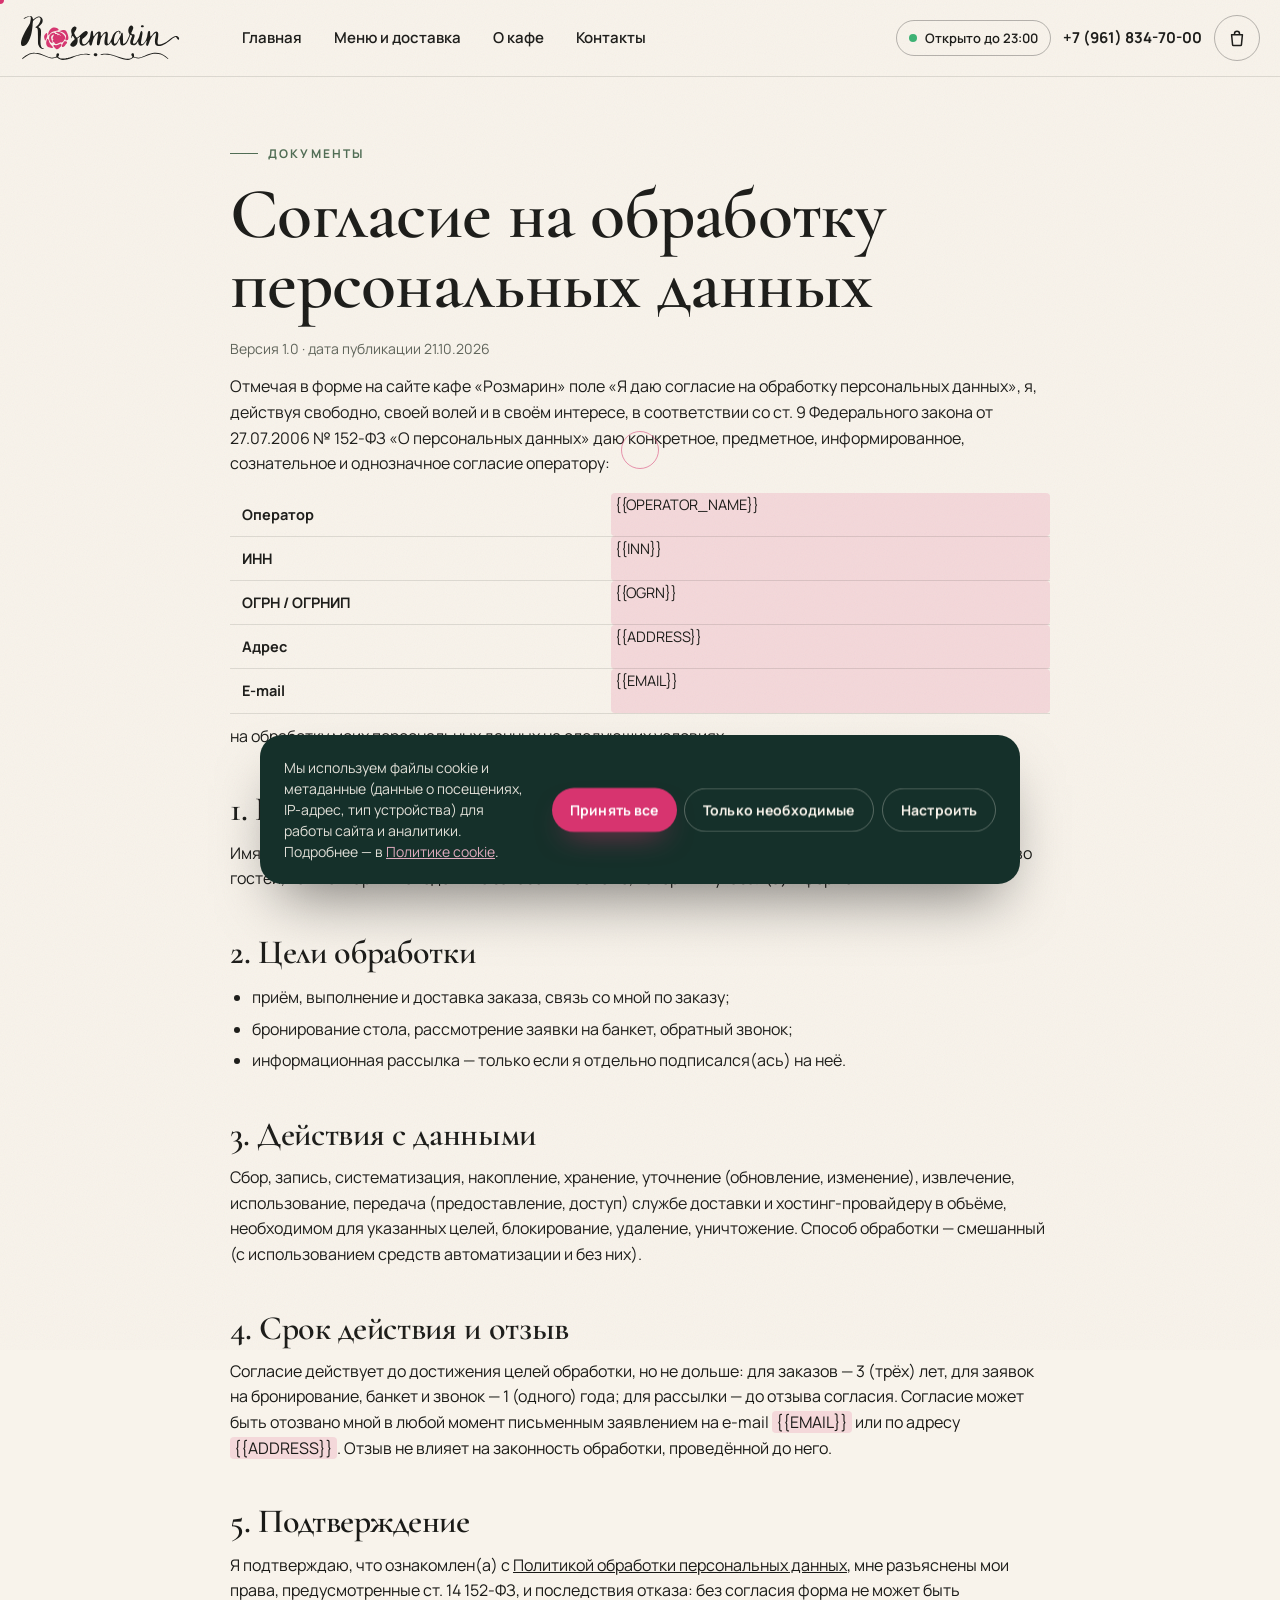
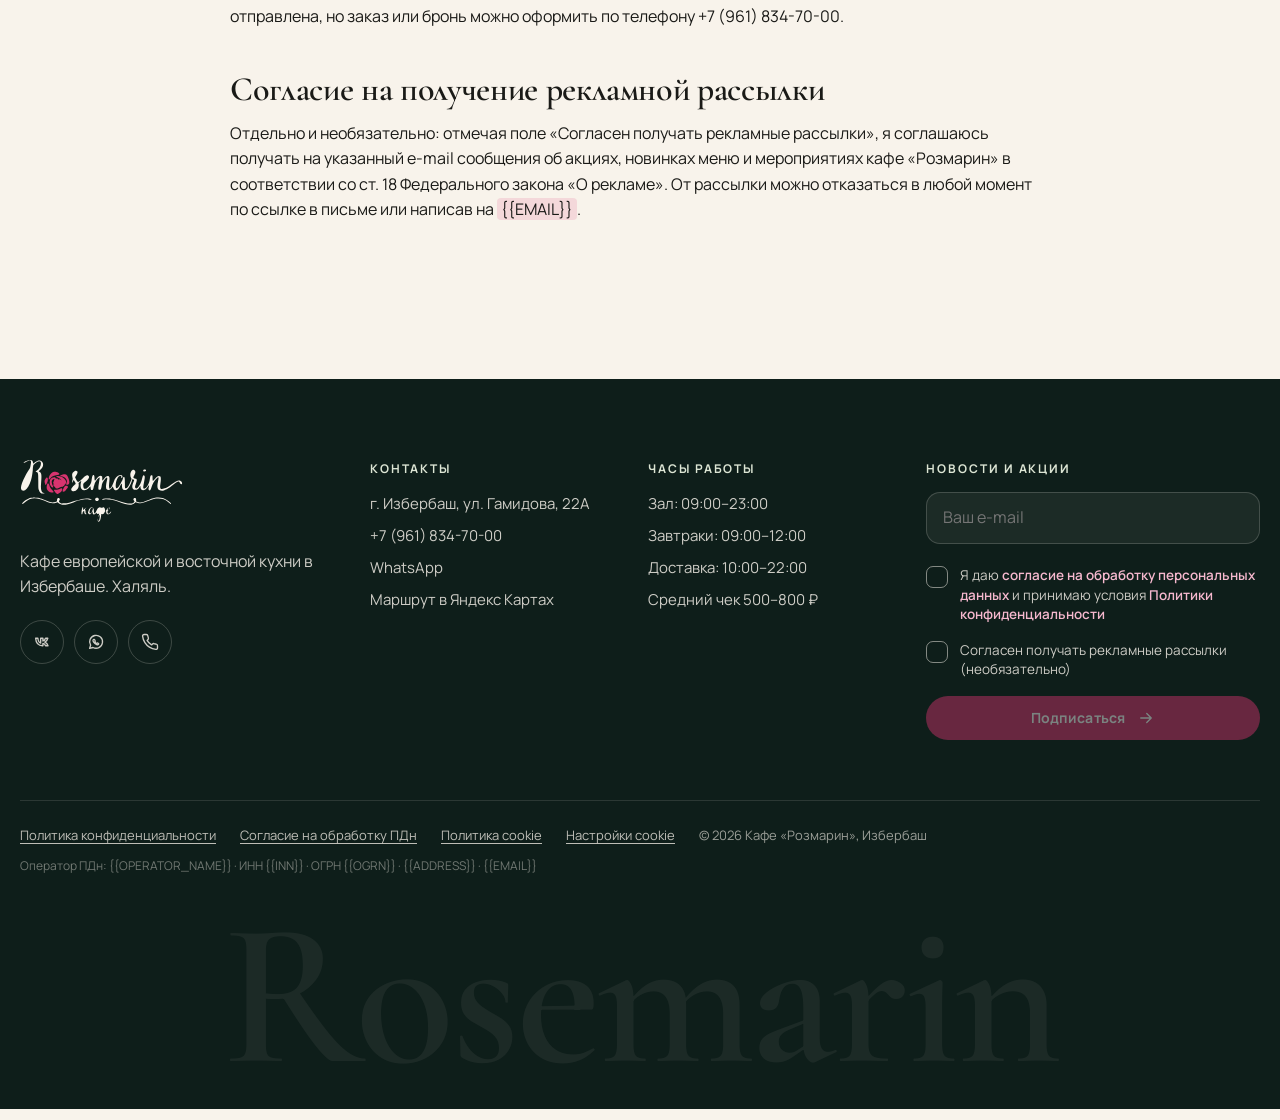
<file: consent.html>
<!doctype html>
<!-- =============================================================================
     consent.html — ТЕКСТ СОГЛАСИЯ НА ОБРАБОТКУ ПЕРСОНАЛЬНЫХ ДАННЫХ
     Отдельный документ (не внутри политики), на него ведёт ссылка
     из чекбокса в каждой форме сайта. Реквизиты — из assets/js/config.js.
     ============================================================================= -->
<html lang="ru">
<head>
  <meta charset="utf-8">
  <meta name="viewport" content="width=device-width, initial-scale=1, viewport-fit=cover">
  <title>Согласие на обработку персональных данных — кафе «Розмарин»</title>
  <meta name="description" content="Текст согласия на обработку персональных данных посетителей сайта кафе «Розмарин».">
  <meta name="theme-color" content="#15302A">
  <link rel="icon" href="assets/img/favicon.svg" type="image/svg+xml">
  <link rel="preconnect" href="https://fonts.googleapis.com">
  <link rel="preconnect" href="https://fonts.gstatic.com" crossorigin>
  <link href="https://fonts.googleapis.com/css2?family=Cormorant+Garamond:ital,wght@0,500;0,600;0,700;1,500;1,600&family=Manrope:wght@400;500;600;700;800&display=swap" rel="stylesheet">
  <link rel="stylesheet" href="assets/css/style.css">
</head>
<body data-page="legal" class="page-inner">
  <main id="main" class="page-hero">
    <article class="wrap legal">
      <span class="eyebrow">Документы</span>
      <h1 style="margin-top:16px">Согласие на обработку персональных данных</h1>
      <p class="meta">Версия <span data-cfg="legal.version"></span> · дата публикации <span data-cfg="legal.date"></span></p>

      <p>Отмечая в форме на сайте кафе «Розмарин» поле «Я даю согласие на обработку персональных данных», я, действуя свободно, своей волей и в своём интересе, в соответствии со ст. 9 Федерального закона от 27.07.2006 № 152-ФЗ «О персональных данных» даю конкретное, предметное, информированное, сознательное и однозначное согласие оператору:</p>
      <table>
        <tr><th>Оператор</th><td data-cfg="operator.name"></td></tr>
        <tr><th>ИНН</th><td data-cfg="operator.inn"></td></tr>
        <tr><th>ОГРН / ОГРНИП</th><td data-cfg="operator.ogrn"></td></tr>
        <tr><th>Адрес</th><td data-cfg="operator.address"></td></tr>
        <tr><th>E-mail</th><td data-cfg="operator.email"></td></tr>
      </table>
      <p>на обработку моих персональных данных на следующих условиях.</p>

      <h2>1. Перечень данных</h2>
      <p>Имя, номер телефона, адрес доставки, адрес электронной почты, дата и время бронирования, количество гостей, комментарии и сведения о заказе — в объёме, который я указал(а) в форме.</p>

      <h2>2. Цели обработки</h2>
      <ul>
        <li>приём, выполнение и доставка заказа, связь со мной по заказу;</li>
        <li>бронирование стола, рассмотрение заявки на банкет, обратный звонок;</li>
        <li>информационная рассылка — только если я отдельно подписался(ась) на неё.</li>
      </ul>

      <h2>3. Действия с данными</h2>
      <p>Сбор, запись, систематизация, накопление, хранение, уточнение (обновление, изменение), извлечение, использование, передача (предоставление, доступ) службе доставки и хостинг-провайдеру в объёме, необходимом для указанных целей, блокирование, удаление, уничтожение. Способ обработки — смешанный (с использованием средств автоматизации и без них).</p>

      <h2>4. Срок действия и отзыв</h2>
      <p>Согласие действует до достижения целей обработки, но не дольше: для заказов — <span data-cfg="retention.orders"></span>, для заявок на бронирование, банкет и звонок — <span data-cfg="retention.requests"></span>; для рассылки — <span data-cfg="retention.subscription"></span>. Согласие может быть отозвано мной в любой момент письменным заявлением на e-mail <span data-cfg="operator.email"></span> или по адресу <span data-cfg="operator.address"></span>. Отзыв не влияет на законность обработки, проведённой до него.</p>

      <h2>5. Подтверждение</h2>
      <p>Я подтверждаю, что ознакомлен(а) с <a href="privacy.html">Политикой обработки персональных данных</a>, мне разъяснены мои права, предусмотренные ст. 14 152-ФЗ, и последствия отказа: без согласия форма не может быть отправлена, но заказ или бронь можно оформить по телефону <span data-cfg="phone"></span>.</p>

      <h2>Согласие на получение рекламной рассылки</h2>
      <p>Отдельно и необязательно: отмечая поле «Согласен получать рекламные рассылки», я соглашаюсь получать на указанный e-mail сообщения об акциях, новинках меню и мероприятиях кафе «Розмарин» в соответствии со ст. 18 Федерального закона «О рекламе». От рассылки можно отказаться в любой момент по ссылке в письме или написав на <span data-cfg="operator.email"></span>.</p>
    </article>
  </main>
  <script src="assets/js/config.js"></script>
  <script src="assets/js/menu-data.js"></script>
  <script src="assets/js/core.js"></script>
</body>
</html>
</file>
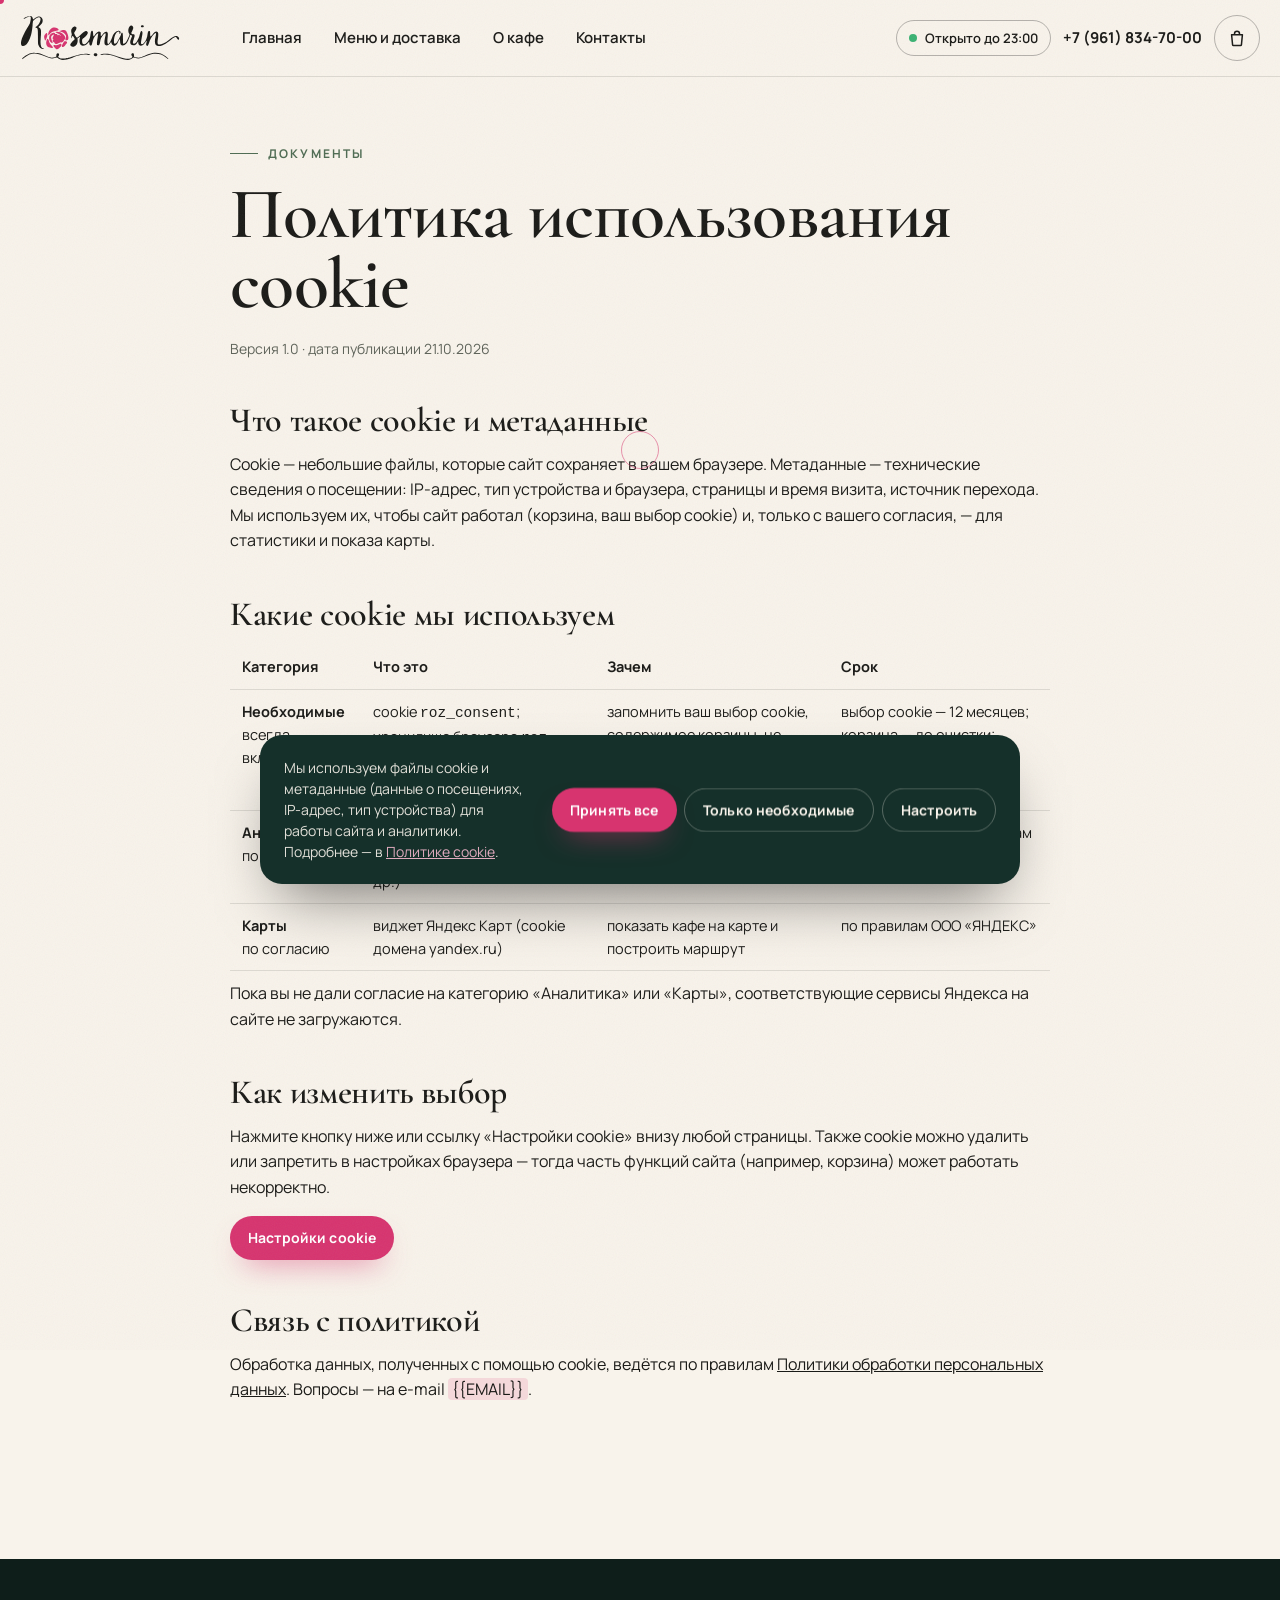
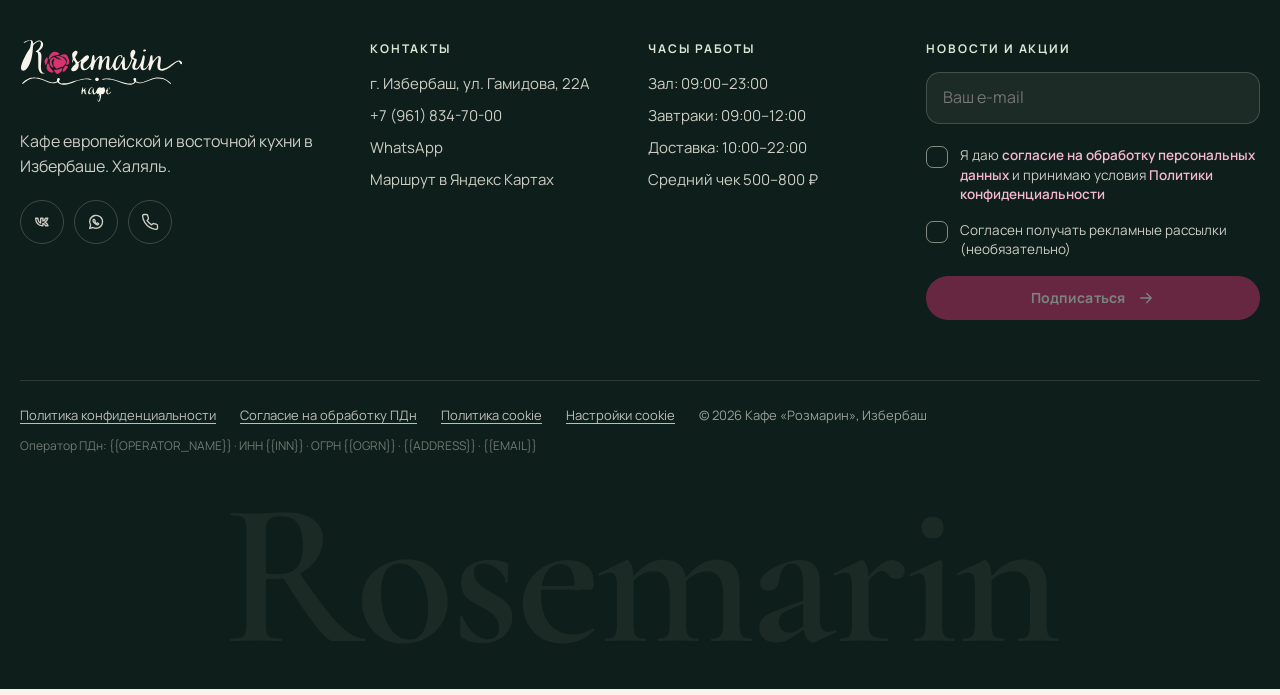
<file: cookies.html>
<!doctype html>
<!-- =============================================================================
     cookies.html — ПОЛИТИКА ИСПОЛЬЗОВАНИЯ COOKIE И МЕТАДАННЫХ
     Категории: необходимые (всегда), аналитика (Яндекс Метрика), карты (Яндекс Карты).
     Пользователь меняет выбор кнопкой «Настройки cookie».
     ============================================================================= -->
<html lang="ru">
<head>
  <meta charset="utf-8">
  <meta name="viewport" content="width=device-width, initial-scale=1, viewport-fit=cover">
  <title>Политика cookie — кафе «Розмарин»</title>
  <meta name="description" content="Как сайт кафе «Розмарин» использует файлы cookie и метаданные, и как изменить свой выбор.">
  <meta name="theme-color" content="#15302A">
  <link rel="icon" href="assets/img/favicon.svg" type="image/svg+xml">
  <link rel="preconnect" href="https://fonts.googleapis.com">
  <link rel="preconnect" href="https://fonts.gstatic.com" crossorigin>
  <link href="https://fonts.googleapis.com/css2?family=Cormorant+Garamond:ital,wght@0,500;0,600;0,700;1,500;1,600&family=Manrope:wght@400;500;600;700;800&display=swap" rel="stylesheet">
  <link rel="stylesheet" href="assets/css/style.css">
</head>
<body data-page="legal" class="page-inner">
  <main id="main" class="page-hero">
    <article class="wrap legal">
      <span class="eyebrow">Документы</span>
      <h1 style="margin-top:16px">Политика использования cookie</h1>
      <p class="meta">Версия <span data-cfg="legal.version"></span> · дата публикации <span data-cfg="legal.date"></span></p>

      <h2>Что такое cookie и метаданные</h2>
      <p>Cookie — небольшие файлы, которые сайт сохраняет в вашем браузере. Метаданные — технические сведения о посещении: IP-адрес, тип устройства и браузера, страницы и время визита, источник перехода. Мы используем их, чтобы сайт работал (корзина, ваш выбор cookie) и, только с вашего согласия, — для статистики и показа карты.</p>

      <h2>Какие cookie мы используем</h2>
      <table>
        <tr><th>Категория</th><th>Что это</th><th>Зачем</th><th>Срок</th></tr>
        <tr><td><b>Необходимые</b><br>всегда включены</td><td>cookie <code>roz_consent</code>; хранилище браузера <code>roz-cart-v1</code>, <code>roz-pl</code>, <code>roz-curtain</code></td><td>запомнить ваш выбор cookie, содержимое корзины, не показывать заставку повторно</td><td>выбор cookie — <span data-cfg="retention.cookies"></span>; корзина — до очистки; остальное — до закрытия вкладки</td></tr>
        <tr><td><b>Аналитика</b><br>по согласию</td><td>Яндекс Метрика (cookie <code>_ym_uid</code>, <code>_ym_d</code>, <code>_ym_isad</code> и др.)</td><td>статистика посещений, чтобы делать сайт удобнее</td><td>до 12 месяцев, по правилам ООО «ЯНДЕКС»</td></tr>
        <tr><td><b>Карты</b><br>по согласию</td><td>виджет Яндекс Карт (cookie домена yandex.ru)</td><td>показать кафе на карте и построить маршрут</td><td>по правилам ООО «ЯНДЕКС»</td></tr>
      </table>
      <p>Пока вы не дали согласие на категорию «Аналитика» или «Карты», соответствующие сервисы Яндекса на сайте не загружаются.</p>

      <h2>Как изменить выбор</h2>
      <p>Нажмите кнопку ниже или ссылку «Настройки cookie» внизу любой страницы. Также cookie можно удалить или запретить в настройках браузера — тогда часть функций сайта (например, корзина) может работать некорректно.</p>
      <p><button type="button" class="btn btn-primary btn-sm" data-cookie-settings>Настройки cookie</button></p>

      <h2>Связь с политикой</h2>
      <p>Обработка данных, полученных с помощью cookie, ведётся по правилам <a href="privacy.html">Политики обработки персональных данных</a>. Вопросы — на e-mail <span data-cfg="operator.email"></span>.</p>
    </article>
  </main>
  <script src="assets/js/config.js"></script>
  <script src="assets/js/menu-data.js"></script>
  <script src="assets/js/core.js"></script>
</body>
</html>
</file>
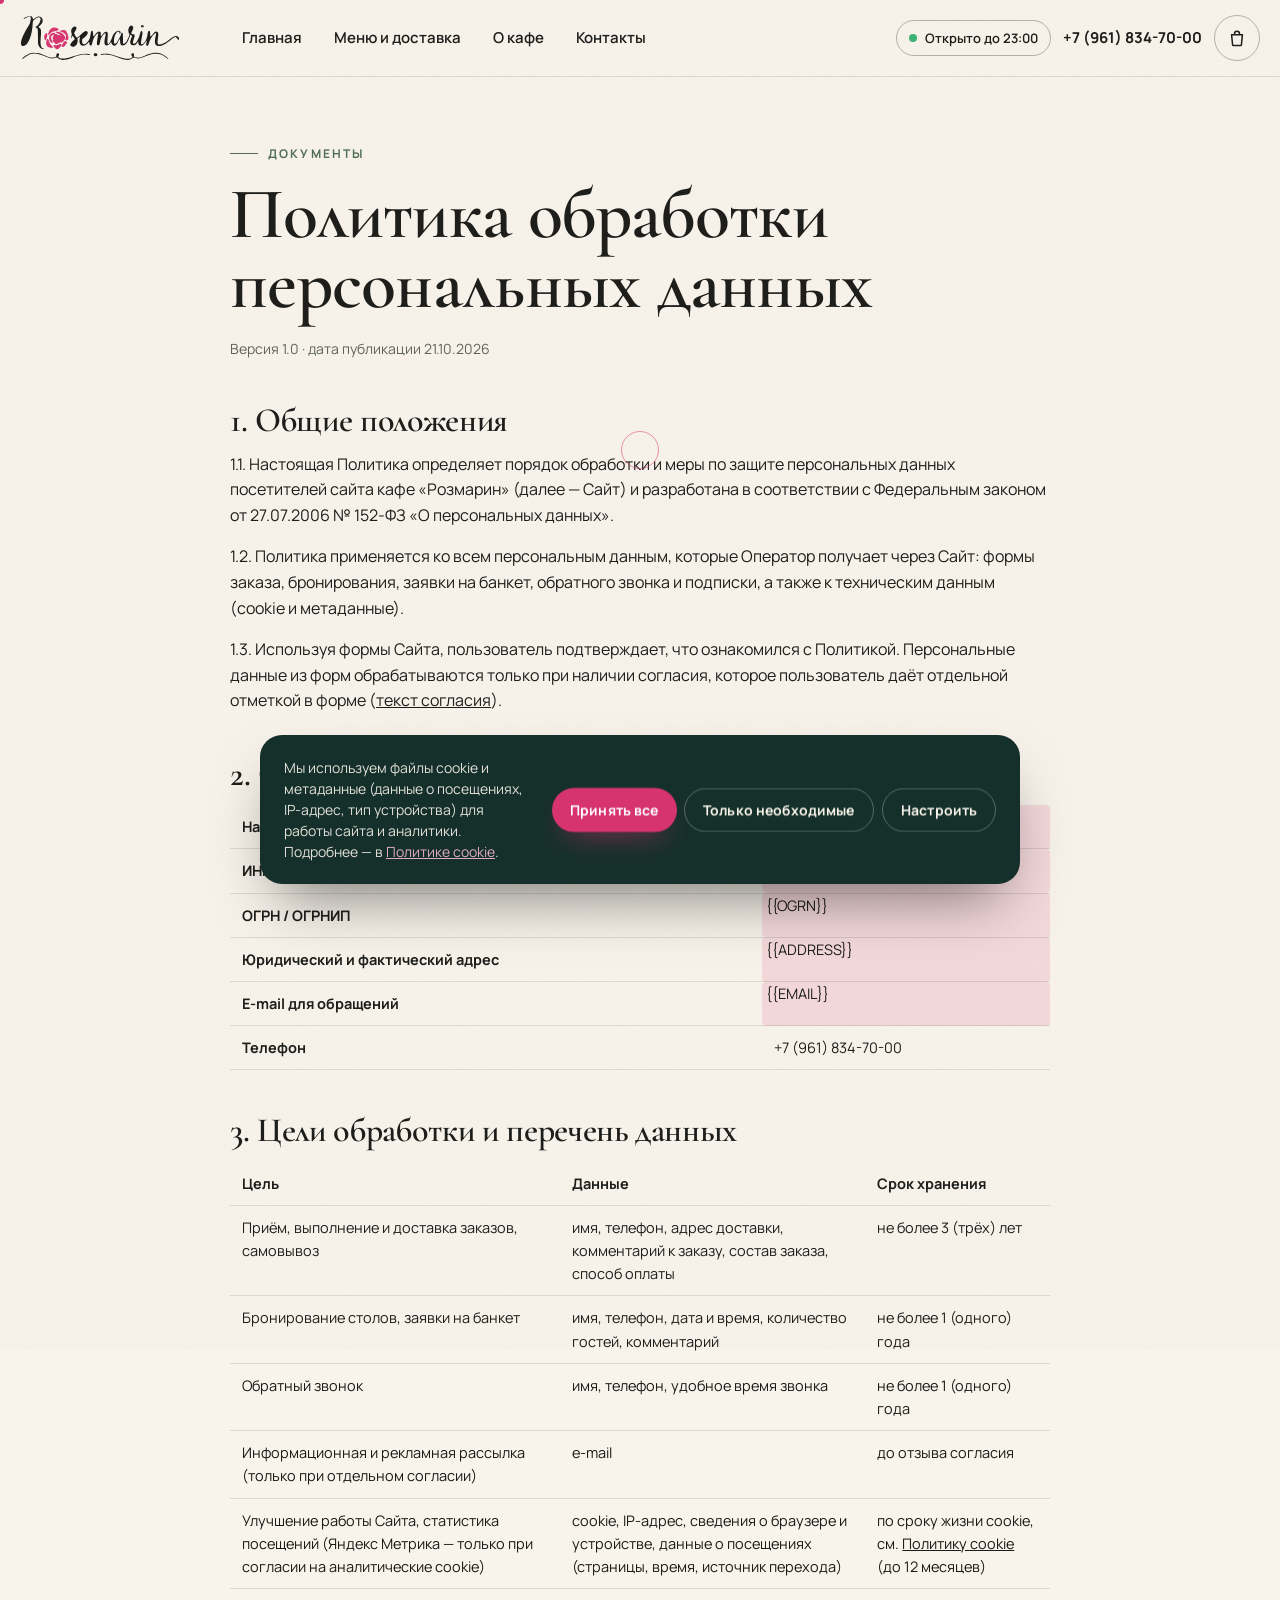
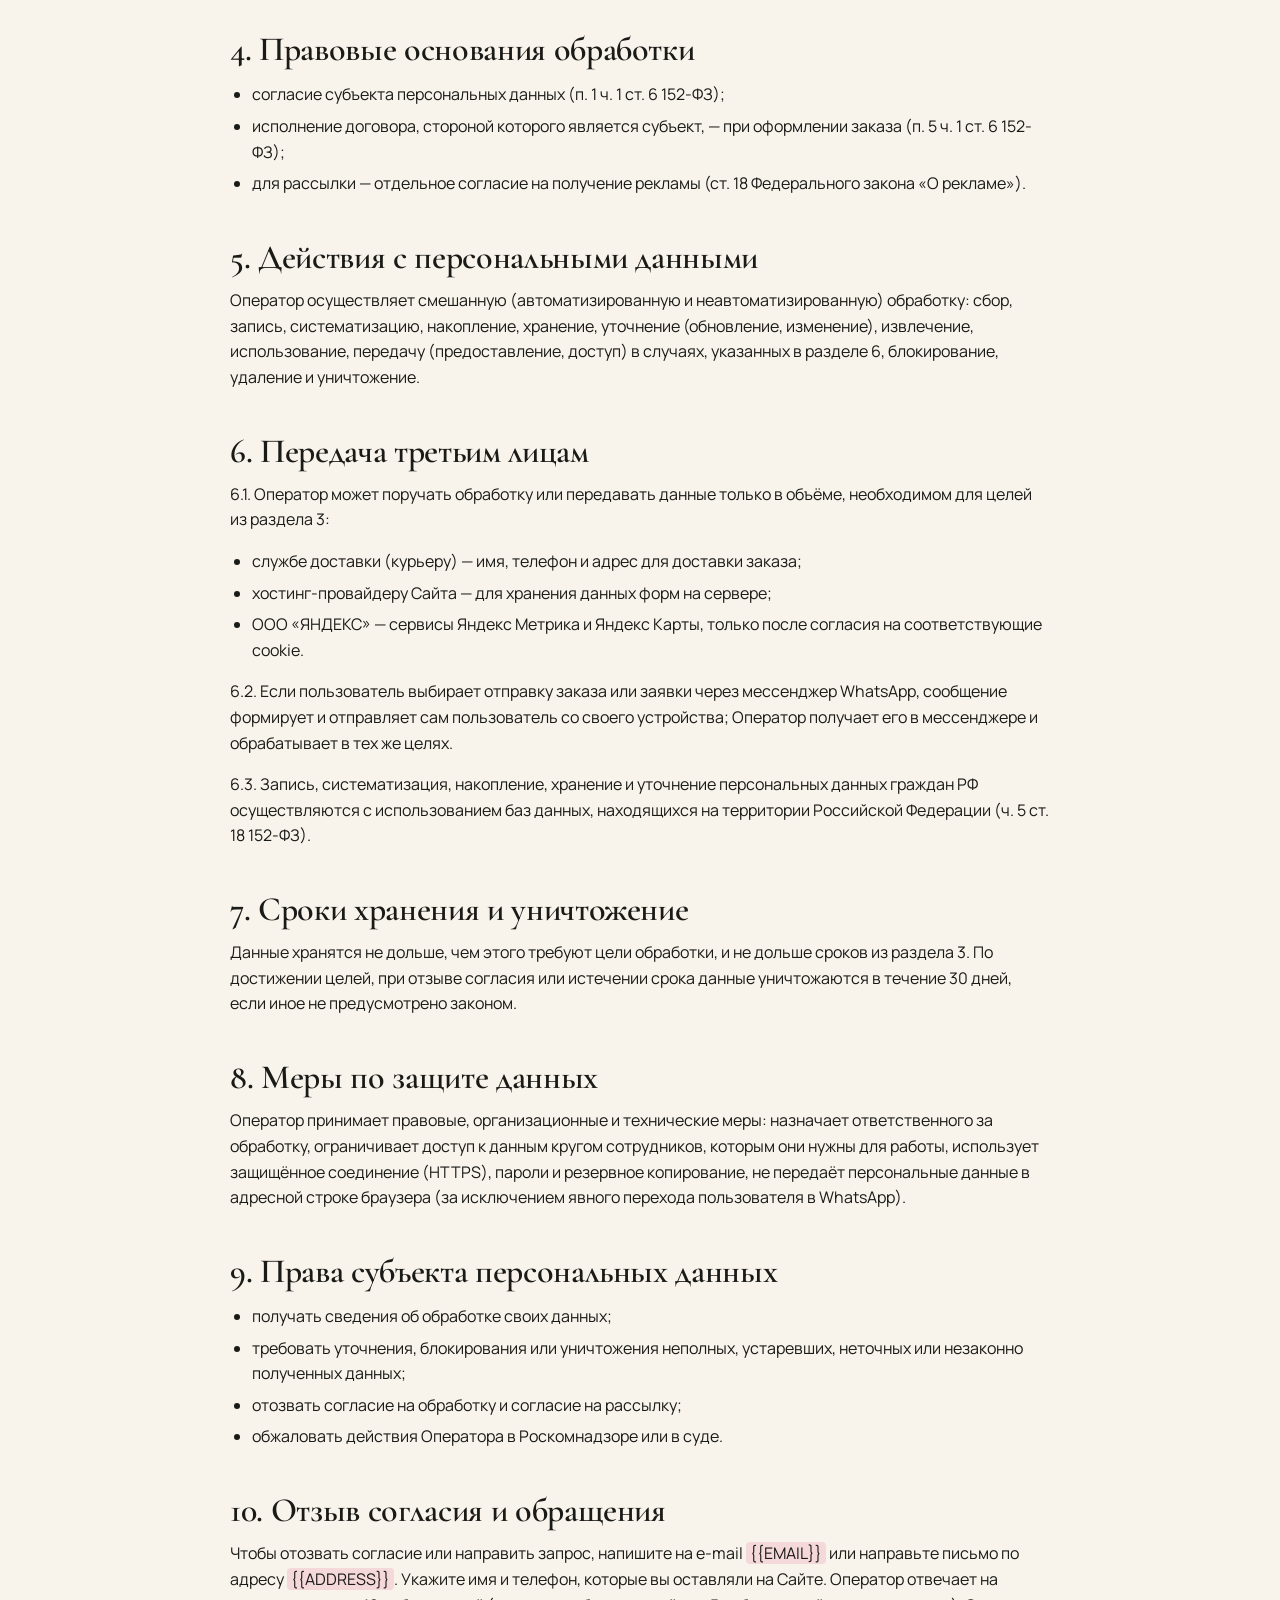
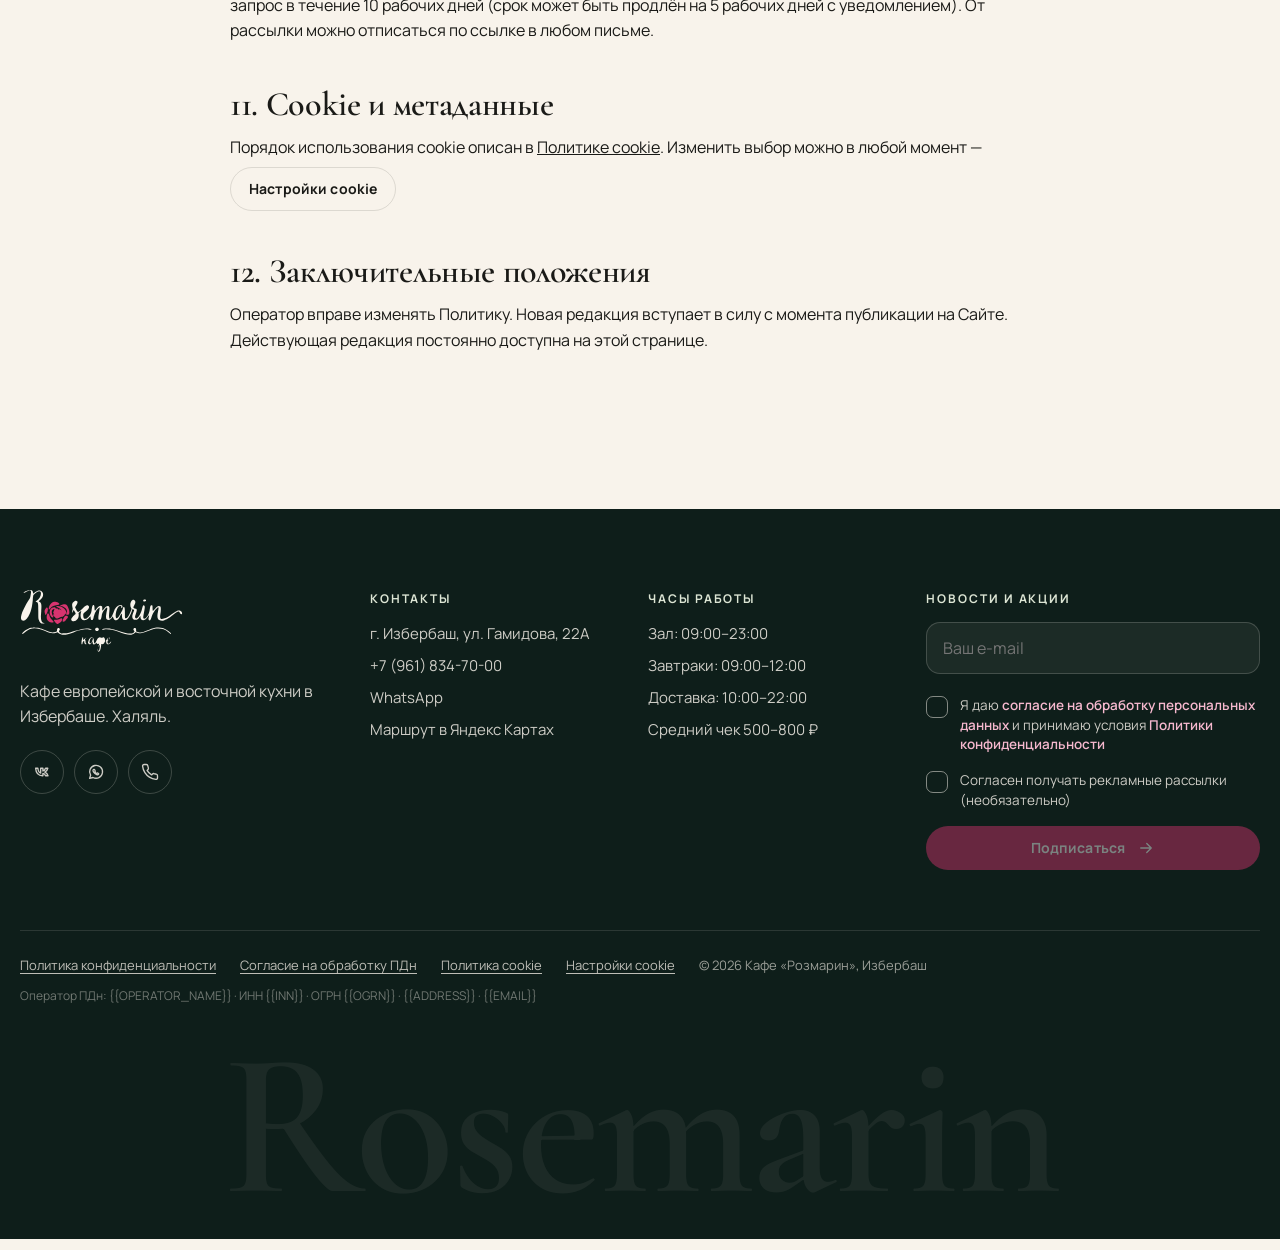
<file: privacy.html>
<!doctype html>
<!-- =============================================================================
     privacy.html — ПОЛИТИКА ОБРАБОТКИ ПЕРСОНАЛЬНЫХ ДАННЫХ (152-ФЗ)
     Реквизиты оператора, сроки хранения, версия и дата подставляются
     из assets/js/config.js (поля operator, retention, legal).
     Незаполненные плейсхолдеры {{...}} подсвечены розовым — заполните их!
     Текст — типовой шаблон; перед публикацией его стоит показать юристу.
     ============================================================================= -->
<html lang="ru">
<head>
  <meta charset="utf-8">
  <meta name="viewport" content="width=device-width, initial-scale=1, viewport-fit=cover">
  <title>Политика обработки персональных данных — кафе «Розмарин»</title>
  <meta name="description" content="Политика кафе «Розмарин» в отношении обработки персональных данных в соответствии с Федеральным законом № 152-ФЗ.">
  <meta name="robots" content="index, follow">
  <meta name="theme-color" content="#15302A">
  <link rel="icon" href="assets/img/favicon.svg" type="image/svg+xml">
  <link rel="preconnect" href="https://fonts.googleapis.com">
  <link rel="preconnect" href="https://fonts.gstatic.com" crossorigin>
  <link href="https://fonts.googleapis.com/css2?family=Cormorant+Garamond:ital,wght@0,500;0,600;0,700;1,500;1,600&family=Manrope:wght@400;500;600;700;800&display=swap" rel="stylesheet">
  <link rel="stylesheet" href="assets/css/style.css">
</head>
<body data-page="legal" class="page-inner">
  <main id="main" class="page-hero">
    <article class="wrap legal">
      <span class="eyebrow">Документы</span>
      <h1 style="margin-top:16px">Политика обработки персональных данных</h1>
      <p class="meta">Версия <span data-cfg="legal.version"></span> · дата публикации <span data-cfg="legal.date"></span></p>

      <h2>1. Общие положения</h2>
      <p>1.1. Настоящая Политика определяет порядок обработки и меры по защите персональных данных посетителей сайта кафе «Розмарин» (далее — Сайт) и разработана в соответствии с Федеральным законом от 27.07.2006 № 152-ФЗ «О персональных данных».</p>
      <p>1.2. Политика применяется ко всем персональным данным, которые Оператор получает через Сайт: формы заказа, бронирования, заявки на банкет, обратного звонка и подписки, а также к техническим данным (cookie и метаданные).</p>
      <p>1.3. Используя формы Сайта, пользователь подтверждает, что ознакомился с Политикой. Персональные данные из форм обрабатываются только при наличии согласия, которое пользователь даёт отдельной отметкой в форме (<a href="consent.html">текст согласия</a>).</p>

      <h2>2. Сведения об операторе</h2>
      <table>
        <tr><th>Наименование / ФИО ИП</th><td data-cfg="operator.name"></td></tr>
        <tr><th>ИНН</th><td data-cfg="operator.inn"></td></tr>
        <tr><th>ОГРН / ОГРНИП</th><td data-cfg="operator.ogrn"></td></tr>
        <tr><th>Юридический и фактический адрес</th><td data-cfg="operator.address"></td></tr>
        <tr><th>E-mail для обращений</th><td data-cfg="operator.email"></td></tr>
        <tr><th>Телефон</th><td data-cfg="operator.phone"></td></tr>
      </table>

      <h2>3. Цели обработки и перечень данных</h2>
      <table>
        <tr><th>Цель</th><th>Данные</th><th>Срок хранения</th></tr>
        <tr><td>Приём, выполнение и доставка заказов, самовывоз</td><td>имя, телефон, адрес доставки, комментарий к заказу, состав заказа, способ оплаты</td><td>не более <span data-cfg="retention.orders"></span></td></tr>
        <tr><td>Бронирование столов, заявки на банкет</td><td>имя, телефон, дата и время, количество гостей, комментарий</td><td>не более <span data-cfg="retention.requests"></span></td></tr>
        <tr><td>Обратный звонок</td><td>имя, телефон, удобное время звонка</td><td>не более <span data-cfg="retention.requests"></span></td></tr>
        <tr><td>Информационная и рекламная рассылка (только при отдельном согласии)</td><td>e-mail</td><td><span data-cfg="retention.subscription"></span></td></tr>
        <tr><td>Улучшение работы Сайта, статистика посещений (Яндекс Метрика — только при согласии на аналитические cookie)</td><td>cookie, IP-адрес, сведения о браузере и устройстве, данные о посещениях (страницы, время, источник перехода)</td><td>по сроку жизни cookie, см. <a href="cookies.html">Политику cookie</a> (до <span data-cfg="retention.cookies"></span>)</td></tr>
      </table>

      <h2>4. Правовые основания обработки</h2>
      <ul>
        <li>согласие субъекта персональных данных (п. 1 ч. 1 ст. 6 152-ФЗ);</li>
        <li>исполнение договора, стороной которого является субъект, — при оформлении заказа (п. 5 ч. 1 ст. 6 152-ФЗ);</li>
        <li>для рассылки — отдельное согласие на получение рекламы (ст. 18 Федерального закона «О рекламе»).</li>
      </ul>

      <h2>5. Действия с персональными данными</h2>
      <p>Оператор осуществляет смешанную (автоматизированную и неавтоматизированную) обработку: сбор, запись, систематизацию, накопление, хранение, уточнение (обновление, изменение), извлечение, использование, передачу (предоставление, доступ) в случаях, указанных в разделе 6, блокирование, удаление и уничтожение.</p>

      <h2>6. Передача третьим лицам</h2>
      <p>6.1. Оператор может поручать обработку или передавать данные только в объёме, необходимом для целей из раздела 3:</p>
      <ul>
        <li>службе доставки (курьеру) — имя, телефон и адрес для доставки заказа;</li>
        <li>хостинг-провайдеру Сайта — для хранения данных форм на сервере;</li>
        <li>ООО «ЯНДЕКС» — сервисы Яндекс Метрика и Яндекс Карты, только после согласия на соответствующие cookie.</li>
      </ul>
      <p>6.2. Если пользователь выбирает отправку заказа или заявки через мессенджер WhatsApp, сообщение формирует и отправляет сам пользователь со своего устройства; Оператор получает его в мессенджере и обрабатывает в тех же целях.</p>
      <p>6.3. Запись, систематизация, накопление, хранение и уточнение персональных данных граждан РФ осуществляются с использованием баз данных, находящихся на территории Российской Федерации (ч. 5 ст. 18 152-ФЗ).</p>

      <h2>7. Сроки хранения и уничтожение</h2>
      <p>Данные хранятся не дольше, чем этого требуют цели обработки, и не дольше сроков из раздела 3. По достижении целей, при отзыве согласия или истечении срока данные уничтожаются в течение 30 дней, если иное не предусмотрено законом.</p>

      <h2>8. Меры по защите данных</h2>
      <p>Оператор принимает правовые, организационные и технические меры: назначает ответственного за обработку, ограничивает доступ к данным кругом сотрудников, которым они нужны для работы, использует защищённое соединение (HTTPS), пароли и резервное копирование, не передаёт персональные данные в адресной строке браузера (за исключением явного перехода пользователя в WhatsApp).</p>

      <h2>9. Права субъекта персональных данных</h2>
      <ul>
        <li>получать сведения об обработке своих данных;</li>
        <li>требовать уточнения, блокирования или уничтожения неполных, устаревших, неточных или незаконно полученных данных;</li>
        <li>отозвать согласие на обработку и согласие на рассылку;</li>
        <li>обжаловать действия Оператора в Роскомнадзоре или в суде.</li>
      </ul>

      <h2>10. Отзыв согласия и обращения</h2>
      <p>Чтобы отозвать согласие или направить запрос, напишите на e-mail <span data-cfg="operator.email"></span> или направьте письмо по адресу <span data-cfg="operator.address"></span>. Укажите имя и телефон, которые вы оставляли на Сайте. Оператор отвечает на запрос в течение 10 рабочих дней (срок может быть продлён на 5 рабочих дней с уведомлением). От рассылки можно отписаться по ссылке в любом письме.</p>

      <h2>11. Cookie и метаданные</h2>
      <p>Порядок использования cookie описан в <a href="cookies.html">Политике cookie</a>. Изменить выбор можно в любой момент — <button type="button" class="btn btn-line btn-sm" data-cookie-settings style="display:inline-flex;margin-top:6px">Настройки cookie</button></p>

      <h2>12. Заключительные положения</h2>
      <p>Оператор вправе изменять Политику. Новая редакция вступает в силу с момента публикации на Сайте. Действующая редакция постоянно доступна на этой странице.</p>
    </article>
  </main>
  <script src="assets/js/config.js"></script>
  <script src="assets/js/menu-data.js"></script>
  <script src="assets/js/core.js"></script>
</body>
</html>
</file>
<file: assets/css/style.css>
/* =============================================================================
   style.css — стили сайта кафе «Розмарин»
   -----------------------------------------------------------------------------
   Порядок разделов:
     1. Дизайн-токены (цвета, шрифты, радиусы) + тёмная тема
     2. База: сброс, типографика, зерно плёнки
     3. Общие компоненты: контейнер, кнопки, бейджи, веточка розмарина
     4. Шапка, мобильное меню, курсор, шторка переходов, прелоадер
     5. Секции главной страницы
     6. Меню, карточки блюд, модалка, корзина
     7. Формы и согласие на обработку ПДн
     8. Cookie-баннер, футер, плавающие кнопки
     9. Внутренние страницы и юридические тексты
    10. Адаптив и prefers-reduced-motion
   ============================================================================= */

/* ---------- 1. ДИЗАЙН-ТОКЕНЫ ----------
   Цвета взяты из логотипа (роза #D7346F, чёрная пропись), фасада
   (сливовая стена, тёмно-зелёная маркиза) и интерьера (бирюза, зелень). */
:root {
  --rosemary-950: #0E1E1A;  /* самый тёмный хвойный — фон тёмной темы */
  --rosemary-900: #15302A;  /* глубокий хвойный (как маркиза над входом) — тёмные секции, футер */
  --rosemary-800: #1E4036;
  --rosemary-600: #4E6B52;  /* приглушённый зелёный розмарина — ссылки, акценты */
  --sage-200:     #DCE5D4;  /* шалфей — подложки карточек */
  --sage-100:     #EBF0E5;
  --cream-50:     #F8F3EB;  /* сливочный — основной светлый фон */
  --paper:        #FFFCF7;
  --rose:         #D7346F;  /* роза из логотипа — главные кнопки */
  --rose-600:     #B42559;
  --rose-100:     #F9DFE8;
  --plum:         #5C1F44;  /* сливовый, как стены фасада и веранды */
  --turq:         #2B8A8C;  /* бирюза интерьера */
  --terracotta:   #C2693E;  /* тёплый мангальный — цены */
  --ember:        #E8A15A;  /* отблеск углей — свечение, ховеры */
  --ink:          #1A1A17;  /* основной текст */

  /* Семантические переменные — их переопределяет тёмная тема */
  --bg: var(--cream-50);
  --surface: var(--paper);
  --card: var(--sage-100);
  --text: var(--ink);
  --muted: #5E6359;
  --line: rgba(26, 26, 23, .12);
  --price: var(--terracotta);

  --font-display: "Cormorant Garamond", Georgia, "Times New Roman", serif;
  --font-body: "Manrope", system-ui, -apple-system, "Segoe UI", sans-serif;

  --radius: 26px;        /* скругление крупных карточек (20–28px по ТЗ) */
  --radius-sm: 16px;
  --ease: cubic-bezier(.22, 1, .36, 1);  /* фирменный easing (аналог power3.out) */
  --header-h: 76px;
  --shadow: 0 24px 60px -28px rgba(21, 48, 42, .35);
  --shadow-sm: 0 10px 30px -18px rgba(21, 48, 42, .35);
}

/* Тёмная тема — по системной настройке пользователя */
@media (prefers-color-scheme: dark) {
  :root {
    --bg: #0F1D19;
    --surface: #15261F;
    --card: #1B2F28;
    --text: #EFE9DE;
    --muted: #A9B2A5;
    --line: rgba(239, 233, 222, .13);
    --price: var(--ember);
    --shadow: 0 24px 60px -28px rgba(0, 0, 0, .6);
    --shadow-sm: 0 10px 30px -18px rgba(0, 0, 0, .6);
  }
}

/* ---------- 2. БАЗА ---------- */
*, *::before, *::after { box-sizing: border-box; }
html { -webkit-text-size-adjust: 100%; scroll-behavior: auto; }
/* Служебные стили Lenis (плавный скролл) */
html.lenis, html.lenis body { height: auto; }
.lenis.lenis-smooth { scroll-behavior: auto !important; }
.lenis.lenis-stopped { overflow: hidden; }

body {
  margin: 0;
  background: var(--bg);
  color: var(--text);
  font-family: var(--font-body);
  font-size: 16px;
  line-height: 1.6;
  -webkit-font-smoothing: antialiased;
  overflow-x: hidden;
}
/* Зерно плёнки поверх всей страницы (SVG-шум, почти незаметный) */
body::after {
  content: "";
  position: fixed; inset: -50%;
  z-index: 90; pointer-events: none;
  opacity: .055;
  background-image: url("data:image/svg+xml;utf8,<svg xmlns='http://www.w3.org/2000/svg' width='160' height='160'><filter id='n'><feTurbulence type='fractalNoise' baseFrequency='.9' numOctaves='2' stitchTiles='stitch'/></filter><rect width='100%' height='100%' filter='url(%23n)'/></svg>");
}
[hidden] { display: none !important; }   /* атрибут hidden сильнее любых display */
img { max-width: 100%; display: block; }
a { color: inherit; }
button, input, select, textarea { font: inherit; color: inherit; }
button { cursor: pointer; }
:focus-visible { outline: 3px solid var(--rose); outline-offset: 3px; border-radius: 6px; }
::selection { background: var(--rose); color: #fff; }

h1, h2, h3, .display {
  font-family: var(--font-display);
  font-weight: 600;
  line-height: .98;
  letter-spacing: -.01em;
  margin: 0;
}
h1 { font-size: clamp(52px, 9vw, 120px); }          /* H1 до 120px на десктопе */
h2 { font-size: clamp(40px, 6vw, 84px); }
h3 { font-size: clamp(26px, 2.6vw, 36px); line-height: 1.05; }
p { margin: 0 0 1em; }
em, .italic { font-style: italic; }
.lead { font-size: clamp(17px, 1.5vw, 20px); color: var(--muted); max-width: 56ch; }
.eyebrow {
  display: inline-flex; align-items: center; gap: 10px;
  font-size: 12px; font-weight: 700; letter-spacing: .18em; text-transform: uppercase;
  color: var(--rosemary-600);
}
.eyebrow::before { content: ""; width: 28px; height: 1.5px; background: currentColor; }
.visually-hidden {
  position: absolute !important; width: 1px; height: 1px; padding: 0; margin: -1px;
  overflow: hidden; clip: rect(0 0 0 0); white-space: nowrap; border: 0;
}
.skip-link {
  position: fixed; left: 16px; top: -60px; z-index: 200;
  background: var(--rose); color: #fff; padding: 10px 16px; border-radius: 999px; text-decoration: none;
}
.skip-link:focus { top: 12px; }

/* ---------- 3. ОБЩИЕ КОМПОНЕНТЫ ---------- */
.wrap { width: min(1240px, calc(100% - 32px)); margin-inline: auto; }
.section { padding: clamp(80px, 11vw, 160px) 0; position: relative; }
.section-head { display: grid; gap: 18px; margin-bottom: clamp(36px, 5vw, 64px); }
.section-head.center { text-align: center; justify-items: center; }

/* Кнопки. У каждой — своё поведение при наведении */
.btn {
  --h: 56px;
  display: inline-flex; align-items: center; justify-content: center; gap: 12px;
  height: var(--h); padding: 0 26px;
  border-radius: 999px; border: 0;
  font-weight: 700; font-size: 15px; letter-spacing: .01em; text-decoration: none;
  position: relative; overflow: hidden; isolation: isolate;
  transition: transform .5s var(--ease), background-color .3s, color .3s, box-shadow .4s;
  will-change: transform;
}
.btn svg { width: 18px; height: 18px; flex: none; transition: transform .5s var(--ease); }
.btn:hover svg { transform: translateX(4px); }
/* Главная CTA — роза; при наведении изнутри «разливается» тёмный цвет */
.btn-primary { background: var(--rose); color: #fff; box-shadow: 0 14px 30px -14px rgba(215, 52, 111, .75); }
.btn-primary::before {
  content: ""; position: absolute; inset: 0; z-index: -1;
  background: var(--rose-600);
  clip-path: circle(0% at var(--mx, 50%) var(--my, 50%));
  transition: clip-path .6s var(--ease);
}
.btn-primary:hover::before { clip-path: circle(140% at var(--mx, 50%) var(--my, 50%)); }
/* Вторичная — стеклянная обводка (на фото) */
.btn-glass {
  background: rgba(255, 252, 247, .12); color: #fff;
  border: 1.5px solid rgba(255, 252, 247, .55);
  backdrop-filter: blur(10px); -webkit-backdrop-filter: blur(10px);
}
.btn-glass:hover { background: #fff; color: var(--rosemary-900); }
/* Тёмная — для светлых секций */
.btn-dark { background: var(--rosemary-900); color: var(--cream-50); }
.btn-dark:hover { background: var(--rosemary-800); }
@media (prefers-color-scheme: dark) { .btn-dark { background: var(--cream-50); color: var(--rosemary-900); } .btn-dark:hover { background: #fff; } }
/* Контурная */
.btn-line { background: transparent; color: var(--text); border: 1.5px solid var(--line); }
.btn-line:hover { border-color: var(--text); }
.btn-sm { --h: 44px; padding: 0 18px; font-size: 14px; }
.btn[disabled], .btn[aria-disabled="true"] { opacity: .45; cursor: not-allowed; box-shadow: none; }
.btn[disabled]::before { display: none; }

/* Круглая кнопка «+» для добавления в корзину */
.plus-btn {
  width: 46px; height: 46px; border-radius: 50%; border: 0; flex: none;
  display: grid; place-items: center;
  background: var(--rosemary-900); color: var(--cream-50);
  transition: transform .45s var(--ease), background .3s;
}
.plus-btn svg { width: 20px; height: 20px; transition: transform .45s var(--ease); }
.plus-btn:hover { background: var(--rose); transform: scale(1.08); }
.plus-btn:hover svg { transform: rotate(90deg); }
.plus-btn.added { background: var(--rose); }
@media (prefers-color-scheme: dark) { .plus-btn { background: var(--cream-50); color: var(--rosemary-900); } .plus-btn:hover { color: #fff; } }

.badge {
  display: inline-flex; align-items: center; gap: 8px;
  padding: 8px 14px; border-radius: 999px;
  font-size: 13px; font-weight: 700;
  background: rgba(255, 252, 247, .14); color: #fff;
  border: 1px solid rgba(255, 252, 247, .3);
  backdrop-filter: blur(10px); -webkit-backdrop-filter: blur(10px);
}
.badge .star { color: #FFC857; }
.tag-hit {
  position: absolute; top: 14px; left: 14px; z-index: 2;
  background: var(--rose); color: #fff;
  font-size: 11px; font-weight: 800; letter-spacing: .08em; text-transform: uppercase;
  padding: 6px 10px; border-radius: 999px;
}

/* Веточка розмарина (SVG): «прорастает» за счёт stroke-dashoffset */
.branch { display: block; overflow: visible; }
.branch .stem, .branch .leaf {
  fill: none; stroke: currentColor; stroke-width: 1.6; stroke-linecap: round; stroke-linejoin: round;
}
.branch .leaf { fill: currentColor; fill-opacity: 0; transition: fill-opacity .8s var(--ease); }
.branch.is-grown .leaf { fill-opacity: .14; }
.divider { color: var(--rosemary-600); display: flex; justify-content: center; padding: 8px 0; }
.divider .branch { width: min(420px, 70vw); height: auto; }

/* Фото с подложкой-заглушкой: если картинка не загрузилась, видно фирменный фон */
.ph {
  position: relative; overflow: hidden; border-radius: var(--radius);
  background:
    radial-gradient(120% 90% at 20% 10%, rgba(215, 52, 111, .16), transparent 60%),
    radial-gradient(100% 80% at 90% 100%, rgba(43, 138, 140, .2), transparent 60%),
    var(--card);
}
.ph img { width: 100%; height: 100%; object-fit: cover; transition: opacity .6s, transform 1.2s var(--ease); }
.ph img.is-broken { opacity: 0; }
.ph-fallback {
  position: absolute; inset: 0; display: grid; place-items: center; text-align: center;
  color: var(--rosemary-600); padding: 16px; font-family: var(--font-display); font-size: 22px; font-style: italic;
}
.ph-fallback svg { width: 46%; max-width: 160px; height: auto; margin: 0 auto 6px; opacity: .8; }

/* ---------- 4. ШАПКА ---------- */
.header {
  position: fixed; inset: 0 0 auto 0; z-index: 60;
  height: var(--header-h);
  transition: background-color .4s, box-shadow .4s, transform .5s var(--ease), color .3s;
  color: #fff;
}
.header .wrap { height: 100%; display: flex; align-items: center; gap: 20px; }
/* На внутренних страницах и после прокрутки шапка становится плотной */
.header.is-solid, body.page-inner .header {
  background: color-mix(in srgb, var(--bg) 88%, transparent);
  backdrop-filter: blur(16px); -webkit-backdrop-filter: blur(16px);
  box-shadow: 0 1px 0 var(--line);
  color: var(--text);
}
.header.is-hidden { transform: translateY(-100%); }
.logo { display: inline-flex; align-items: center; color: inherit; text-decoration: none; flex: none; }
.logo svg { height: 46px; width: auto; }
.logo .logo-ink { fill: currentColor; }
.logo .logo-rose { fill: var(--rose); }
.nav { display: flex; gap: 4px; margin-left: 28px; }
.nav a {
  position: relative; padding: 10px 14px; border-radius: 999px;
  text-decoration: none; font-weight: 600; font-size: 15px;
}
.nav a::after {
  content: ""; position: absolute; left: 14px; right: 14px; bottom: 6px; height: 1.5px;
  background: currentColor; transform: scaleX(0); transform-origin: right;
  transition: transform .5s var(--ease);
}
.nav a:hover::after, .nav a[aria-current="page"]::after { transform: scaleX(1); transform-origin: left; }
.header-right { margin-left: auto; display: flex; align-items: center; gap: 12px; }
.open-badge {
  display: inline-flex; align-items: center; gap: 8px; font-size: 13px; font-weight: 600;
  padding: 7px 12px; border-radius: 999px; border: 1px solid currentColor; border-color: color-mix(in srgb, currentColor 30%, transparent);
  white-space: nowrap;
}
.open-badge i { width: 8px; height: 8px; border-radius: 50%; background: #9aa39a; flex: none; }
.open-badge.is-open i { background: #3BB273; box-shadow: 0 0 0 0 rgba(59, 178, 115, .6); animation: pulse 2s infinite; }
@keyframes pulse { 70% { box-shadow: 0 0 0 8px rgba(59, 178, 115, 0); } 100% { box-shadow: 0 0 0 0 rgba(59, 178, 115, 0); } }
.header-phone { font-weight: 700; text-decoration: none; font-size: 15px; white-space: nowrap; }
.icon-btn {
  position: relative; width: 46px; height: 46px; border-radius: 50%;
  display: grid; place-items: center; border: 1.5px solid color-mix(in srgb, currentColor 30%, transparent);
  background: transparent; color: inherit; transition: background .3s, transform .4s var(--ease);
}
.icon-btn:hover { background: color-mix(in srgb, currentColor 12%, transparent); }
.icon-btn svg { width: 20px; height: 20px; }
.cart-count {
  position: absolute; top: -4px; right: -4px; min-width: 20px; height: 20px; padding: 0 5px;
  border-radius: 999px; background: var(--rose); color: #fff;
  font-size: 11px; font-weight: 800; display: grid; place-items: center;
  transform: scale(0); transition: transform .4s var(--ease);
}
.cart-count.has-items { transform: scale(1); }
/* «Пружинка» бейджа при добавлении блюда */
.cart-count.bump { animation: bump .6s cubic-bezier(.34, 1.8, .5, 1); }
@keyframes bump { 0% { transform: scale(1); } 35% { transform: scale(1.6); } 100% { transform: scale(1); } }
.burger { display: none; }

/* Мобильное меню на весь экран */
.mobile-menu {
  position: fixed; inset: 0; z-index: 70;
  background: var(--rosemary-900); color: var(--cream-50);
  display: flex; flex-direction: column; padding: 96px 24px 32px;
  clip-path: circle(0% at calc(100% - 40px) 38px);
  transition: clip-path .7s var(--ease);
  visibility: hidden;
}
.mobile-menu.is-open { clip-path: circle(150% at calc(100% - 40px) 38px); visibility: visible; }
.mobile-menu nav { display: grid; gap: 6px; }
.mobile-menu nav a {
  font-family: var(--font-display); font-size: 48px; font-weight: 600; text-decoration: none; line-height: 1.15;
  transform: translateY(20px); opacity: 0; transition: transform .6s var(--ease), opacity .6s;
}
.mobile-menu.is-open nav a { transform: none; opacity: 1; }
.mobile-menu.is-open nav a:nth-child(2) { transition-delay: .06s; }
.mobile-menu.is-open nav a:nth-child(3) { transition-delay: .12s; }
.mobile-menu.is-open nav a:nth-child(4) { transition-delay: .18s; }
.mobile-menu .mm-foot { margin-top: auto; display: grid; gap: 12px; font-size: 15px; opacity: .85; }
.mobile-menu .mm-close { position: absolute; top: 16px; right: 16px; color: var(--cream-50); }

/* Кастомный курсор-точка (только мышь) */
.cursor, .cursor-ring { position: fixed; top: 0; left: 0; z-index: 120; pointer-events: none; border-radius: 50%; }
.cursor { width: 8px; height: 8px; margin: -4px 0 0 -4px; background: var(--rose); }
.cursor-ring {
  width: 38px; height: 38px; margin: -19px 0 0 -19px; border: 1.5px solid var(--rose); opacity: .5;
  transition: width .35s var(--ease), height .35s var(--ease), margin .35s var(--ease), opacity .3s, background .3s;
}
.cursor-ring.is-hover { width: 64px; height: 64px; margin: -32px 0 0 -32px; opacity: .9; background: rgba(215, 52, 111, .08); }
@media (hover: none), (pointer: coarse) { .cursor, .cursor-ring { display: none; } }

/* Шторка перехода между страницами — цвет хвои, в центре веточка */
.curtain {
  position: fixed; inset: 0; z-index: 150; pointer-events: none;
  background: var(--rosemary-900); color: var(--sage-200);
  display: grid; place-items: center;
  transform: translateY(101%); visibility: hidden;
  transition: transform .55s var(--ease);
}
.curtain .branch { width: 220px; }
.curtain.is-in { transform: translateY(0); pointer-events: all; visibility: visible; }
.curtain.is-out { transform: translateY(-101%); }
.curtain.no-anim { transition: none; }

/* Прелоадер: веточка рисуется, затем появляется логотип и «уезжает» в шапку */
.preloader {
  position: fixed; inset: 0; z-index: 160;
  background: var(--cream-50); color: var(--rosemary-600);
  display: grid; place-items: center;
}
.preloader .pl-inner { display: grid; justify-items: center; gap: 10px; }
.preloader .branch { width: 240px; }
.preloader .branch .stem, .preloader .branch .leaf { stroke-dasharray: 1; stroke-dashoffset: 1; animation: draw .7s var(--ease) forwards; }
.preloader .branch .leaf { animation-delay: calc(.15s + var(--i) * .03s); }
.preloader .pl-logo { width: 220px; color: var(--ink); opacity: 0; transform: translateY(10px); animation: plLogo .4s var(--ease) .55s forwards; }
.preloader .pl-logo .logo-ink { fill: currentColor; }
.preloader .pl-logo .logo-rose { fill: var(--rose); }
.preloader.is-done { transition: opacity .35s ease .05s; opacity: 0; pointer-events: none; }
/* Страховка: если скрипты не загрузились, прелоадер всё равно исчезнет */
.preloader { animation: plHide .3s ease 2.6s forwards; }
@keyframes plHide { to { opacity: 0; visibility: hidden; } }
@keyframes draw { to { stroke-dashoffset: 0; } }
@keyframes plLogo { to { opacity: 1; transform: none; } }

/* ---------- 5. СЕКЦИИ ГЛАВНОЙ ---------- */

/* 5.1 HERO */
.hero {
  position: relative; min-height: 100svh; color: #fff; overflow: hidden;
  display: flex; align-items: flex-end;
  background: var(--rosemary-900);
}
.hero-media { position: absolute; inset: 0; }
.hero-media img {
  width: 100%; height: 100%; object-fit: cover;
  animation: kenburns 22s ease-in-out infinite alternate;  /* медленный Ken Burns */
  transform-origin: 60% 40%;
}
@keyframes kenburns { from { transform: scale(1.14) translate3d(-1%, 1%, 0); } to { transform: scale(1.02) translate3d(1%, -1%, 0); } }
.hero::before { /* тёмный градиент снизу и слева — читаемость текста */
  content: ""; position: absolute; inset: 0; z-index: 1;
  background:
    linear-gradient(180deg, rgba(14, 30, 26, .55) 0%, rgba(14, 30, 26, 0) 28%),
    linear-gradient(0deg, rgba(14, 30, 26, .94) 0%, rgba(14, 30, 26, .6) 38%, rgba(14, 30, 26, .08) 70%),
    linear-gradient(90deg, rgba(14, 30, 26, .55), rgba(14, 30, 26, 0) 60%);
}
.hero-embers { position: absolute; right: 0; bottom: 0; width: 46%; height: 70%; z-index: 2; pointer-events: none; }
.hero-content { position: relative; z-index: 3; padding: calc(var(--header-h) + 40px) 0 clamp(70px, 10vh, 120px); }
.hero h1 { max-width: 12ch; margin: 22px 0 26px; font-weight: 500; }
.hero h1 em { color: #F6B8CE; font-weight: 500; }
.hero .lead { color: rgba(255, 252, 247, .86); max-width: 46ch; }
.hero-ctas { display: flex; flex-wrap: wrap; gap: 14px; margin-top: 34px; }
.hero-meta { display: flex; flex-wrap: wrap; gap: 10px 26px; margin-top: 38px; font-size: 14px; color: rgba(255, 252, 247, .78); }
.hero-meta span { display: inline-flex; align-items: center; gap: 8px; }
.hero-meta svg { width: 16px; height: 16px; }
.scroll-hint {
  position: absolute; z-index: 3; right: clamp(16px, 4vw, 48px); bottom: 34px;
  display: grid; justify-items: center; gap: 10px;
  font-size: 11px; letter-spacing: .2em; text-transform: uppercase; color: rgba(255, 252, 247, .75);
  writing-mode: vertical-rl;
}
.scroll-hint::after { content: ""; width: 1.5px; height: 64px; background: linear-gradient(rgba(255,255,255,.8), transparent); animation: scrollLine 2s var(--ease) infinite; transform-origin: top; }
@keyframes scrollLine { 0% { transform: scaleY(0); } 50% { transform: scaleY(1); transform-origin: top; } 51% { transform-origin: bottom; } 100% { transform: scaleY(0); transform-origin: bottom; } }
/* Разбивка заголовка по буквам (SplitText) */
.split .w { display: inline-block; white-space: nowrap; }
.split .ch { display: inline-block; will-change: transform; }

/* 5.2 Преимущества (полоса иконок) */
.perks { padding: 34px 0; border-bottom: 1px solid var(--line); background: var(--surface); }
.perks ul { list-style: none; margin: 0; padding: 0; display: grid; grid-template-columns: repeat(6, 1fr); gap: 18px; }
.perks li { display: flex; align-items: center; gap: 12px; font-weight: 600; font-size: 14px; line-height: 1.3; }
.perk-ic {
  width: 46px; height: 46px; border-radius: 14px; flex: none; display: grid; place-items: center;
  background: var(--card); color: var(--rosemary-600);
}
.perk-ic svg { width: 22px; height: 22px; }
.perk-ic.halal { font-family: var(--font-display); font-size: 15px; font-weight: 700; color: var(--turq); letter-spacing: .02em; }
.perks small { display: block; font-weight: 500; color: var(--muted); font-size: 12.5px; }

/* 5.3 Атмосфера — закреплённая секция со сменой кадров */
.atmo { position: relative; }
.atmo-track { height: 300vh; position: relative; }      /* 3 кадра × 100vh прокрутки */
.atmo-sticky { position: sticky; top: 0; height: 100vh; display: flex; align-items: center; overflow: hidden; }
.atmo-grid { display: grid; grid-template-columns: 1fr 1.15fr; gap: clamp(32px, 6vw, 96px); align-items: center; }
.atmo-texts { position: relative; min-height: 330px; }
.atmo-text { position: absolute; inset: 0; opacity: 0; transform: translateY(30px); transition: opacity .7s var(--ease), transform .7s var(--ease); pointer-events: none; }
.atmo-text.is-active { opacity: 1; transform: none; pointer-events: auto; }
.atmo-text h3 { font-size: clamp(38px, 4.6vw, 64px); margin: 16px 0 18px; }
.atmo-count { font-family: var(--font-display); font-size: 18px; color: var(--muted); }
.atmo-count b { color: var(--rose); font-size: 28px; font-weight: 600; }
.atmo-progress { display: flex; gap: 8px; margin-top: 28px; }
.atmo-progress i { height: 3px; flex: 1; max-width: 70px; background: var(--line); border-radius: 3px; overflow: hidden; position: relative; }
.atmo-progress i::after { content: ""; position: absolute; inset: 0; background: var(--rose); transform: scaleX(var(--p, 0)); transform-origin: left; }
.atmo-frames { position: relative; aspect-ratio: 4 / 4.6; max-height: 76vh; justify-self: end; width: 100%; }
.atmo-frame {
  position: absolute; inset: 0; border-radius: var(--radius); overflow: hidden;
  clip-path: inset(100% 0 0 0 round var(--radius));            /* reveal снизу вверх */
  transition: clip-path 1.1s var(--ease);
}
.atmo-frame.is-active { clip-path: inset(0 0 0 0 round var(--radius)); z-index: 2; }
.atmo-frame.was-active { clip-path: inset(0 0 0 0 round var(--radius)); z-index: 1; }
.atmo-frame img { width: 100%; height: 100%; object-fit: cover; transform: scale(1.15); transition: transform 1.6s var(--ease); }
.atmo-frame.is-active img { transform: scale(1); }
.atmo-frame .frame-tag {
  position: absolute; left: 18px; bottom: 18px; z-index: 2;
  background: rgba(255, 252, 247, .9); color: var(--ink); padding: 8px 14px; border-radius: 999px; font-size: 13px; font-weight: 700;
}
/* Иллюстрация детского уголка (своего фото пока нет) */
.kids-illu { width: 100%; height: 100%; background: linear-gradient(160deg, #F3D9E3, #DCE5D4 60%, #CDE6E3); display: grid; place-items: center; }
.kids-illu svg { width: 78%; height: auto; }

/* 5.4 Фирменные блюда — горизонтальный скролл */
.signature { background: var(--surface); }
.sig-track { position: relative; }
.sig-sticky { position: sticky; top: 0; height: 100vh; overflow: hidden; display: flex; flex-direction: column; justify-content: center; }
.sig-head { display: flex; justify-content: space-between; align-items: end; gap: 24px; margin-bottom: 38px; }
.sig-row { display: flex; gap: 26px; padding-left: max(16px, calc((100vw - 1240px) / 2)); padding-right: 16px; will-change: transform; }
.dish-card {
  position: relative; flex: none; width: clamp(280px, 27vw, 380px);
  background: var(--bg); border-radius: var(--radius); padding: 14px 14px 20px;
  box-shadow: var(--shadow-sm);
  transform-style: preserve-3d; transition: transform .6s var(--ease), box-shadow .6s var(--ease);
}
.dish-card:hover { box-shadow: var(--shadow); }
.dish-card .ph { aspect-ratio: 1 / 1; border-radius: calc(var(--radius) - 8px); }
.dish-card:hover .ph img { transform: scale(1.06); }
.dish-card .dc-body { display: flex; align-items: end; justify-content: space-between; gap: 12px; padding: 18px 8px 0; transform: translateZ(30px); }
.dish-card h3 { font-size: 27px; }
.dish-card .price { font-family: var(--font-display); font-size: 26px; font-weight: 700; color: var(--price); white-space: nowrap; }
.sig-end { flex: none; width: clamp(240px, 22vw, 320px); display: grid; align-content: center; gap: 18px; padding: 20px; }
.sig-end p { font-family: var(--font-display); font-size: 30px; line-height: 1.1; }

/* 5.5 Мангал — тёмная секция с «тлеющим» свечением */
.grill { background: var(--rosemary-900); color: var(--cream-50); overflow: hidden; isolation: isolate; }
.grill .eyebrow { color: var(--ember); }
.grill .lead { color: rgba(248, 243, 235, .75); }
.ember-glow { position: absolute; inset: 0; z-index: -1; pointer-events: none; }
.ember-glow i {
  position: absolute; border-radius: 50%; filter: blur(60px); mix-blend-mode: screen;
  background: radial-gradient(circle, rgba(232, 161, 90, .55), rgba(194, 105, 62, 0) 70%);
  animation: smoulder 7s ease-in-out infinite alternate;
}
.ember-glow i:nth-child(1) { width: 520px; height: 520px; left: -120px; bottom: -200px; }
.ember-glow i:nth-child(2) { width: 380px; height: 380px; right: 10%; bottom: -160px; animation-duration: 5s; animation-delay: -2s; }
.ember-glow i:nth-child(3) { width: 260px; height: 260px; left: 40%; bottom: -120px; animation-duration: 4s; animation-delay: -1s; background: radial-gradient(circle, rgba(215, 52, 111, .4), transparent 70%); }
@keyframes smoulder { 0% { opacity: .45; transform: scale(.9) translateY(10px); } 50% { opacity: .85; } 100% { opacity: .6; transform: scale(1.08) translateY(-14px); } }
.grill-canvas { position: absolute; inset: 0; width: 100%; height: 100%; z-index: -1; pointer-events: none; }
.grill-grid { display: grid; grid-template-columns: 1.05fr 1fr; gap: clamp(32px, 6vw, 90px); align-items: start; }
.grill-photos { display: grid; grid-template-columns: 1fr 1fr; gap: 16px; }
.grill-photos .ph { aspect-ratio: 3 / 4; background: var(--rosemary-800); }
.grill-photos .ph:nth-child(2) { margin-top: 70px; }
.grill-photos .ph:nth-child(3) { grid-column: span 2; aspect-ratio: 16 / 9; }
.grill-list { list-style: none; margin: 34px 0 0; padding: 0; }
.grill-list li { display: flex; align-items: baseline; gap: 12px; padding: 14px 0; border-bottom: 1px solid rgba(248, 243, 235, .12); font-size: 17px; }
.grill-list .dots { flex: 1; border-bottom: 1px dotted rgba(248, 243, 235, .25); transform: translateY(-5px); }
.grill-list .p { white-space: nowrap; font-family: var(--font-display); font-size: 22px; font-weight: 700; color: var(--ember); }
.grill-list .plus-btn { width: 36px; height: 36px; background: rgba(248, 243, 235, .1); color: var(--cream-50); }
.grill-list .plus-btn svg { width: 16px; height: 16px; }
.grill-list .plus-btn:hover { background: var(--rose); }
.set-card {
  margin-top: 34px; padding: 28px; border-radius: var(--radius);
  background: linear-gradient(135deg, rgba(232, 161, 90, .2), rgba(215, 52, 111, .12));
  border: 1px solid rgba(232, 161, 90, .35);
  display: flex; align-items: center; justify-content: space-between; gap: 18px; flex-wrap: wrap;
}
.set-card h3 { font-size: 34px; }
.set-card .p { font-family: var(--font-display); font-size: 40px; font-weight: 700; color: var(--ember); }

/* 5.6 Завтраки */
.breakfast { background: var(--bg); overflow: hidden; }
.bf-grid { display: grid; grid-template-columns: 1fr 1fr; gap: clamp(32px, 6vw, 90px); align-items: center; }
.bf-clock { width: clamp(180px, 20vw, 260px); margin: 30px 0; color: var(--rosemary-900); }
@media (prefers-color-scheme: dark) { .bf-clock { color: var(--cream-50); } }
.bf-clock .hand { transform-box: view-box; transform-origin: 100px 100px; }
.bf-photos { position: relative; display: grid; grid-template-columns: 1fr 1fr; gap: 16px; }
.bf-photos .ph { aspect-ratio: 4 / 5; }
.bf-photos .ph:nth-child(1) { grid-row: span 2; aspect-ratio: auto; }
.bf-hours { font-family: var(--font-display); font-size: clamp(54px, 6.4vw, 96px); white-space: nowrap; font-weight: 600; line-height: 1; color: var(--rose); }
.marquee { overflow: hidden; border-block: 1px solid var(--line); margin-top: clamp(60px, 8vw, 110px); padding: 22px 0; display: flex; user-select: none; }
.marquee-row { display: flex; flex: none; gap: 40px; padding-right: 40px; animation: marquee 28s linear infinite; }
.marquee-row span { font-family: var(--font-display); font-size: clamp(36px, 5vw, 64px); font-style: italic; white-space: nowrap; display: inline-flex; align-items: center; gap: 40px; }
.marquee-row span::after { content: ""; width: 12px; height: 12px; border-radius: 50%; background: var(--rose); }
@keyframes marquee { to { transform: translateX(-100%); } }

/* 5.7 Авторские напитки */
.drinks { background: var(--surface); overflow: hidden; }
.drinks-grid { display: grid; grid-template-columns: repeat(4, 1fr); gap: 20px; }
.drink {
  --c: #F7D9A6;     /* цвет подложки под вкус напитка — задаётся инлайном */
  position: relative; border-radius: var(--radius); padding: 22px; min-height: 420px;
  background: var(--c); color: var(--ink); overflow: hidden; isolation: isolate;
  display: flex; flex-direction: column; justify-content: flex-end; text-decoration: none;
  transition: transform .6s var(--ease);
}
.drink:hover { transform: translateY(-6px); }
.drink::before { content: ""; position: absolute; width: 140%; aspect-ratio: 1; left: -20%; top: -45%; border-radius: 50%; background: rgba(255, 255, 255, .35); z-index: -1; }
.drink .glass-wrap { position: absolute; left: 50%; top: 22px; width: 62%; translate: -50% 0; }  /* обёртка — для параллакса */
.drink .glass { position: relative; width: 100%; aspect-ratio: 3 / 4; border-radius: 999px 999px 28px 28px; overflow: hidden; box-shadow: 0 30px 40px -24px rgba(0,0,0,.45); animation: float 6s ease-in-out infinite; }
.drink:nth-child(2) .glass { animation-delay: -1.5s; }
.drink:nth-child(3) .glass { animation-delay: -3s; }
.drink:nth-child(4) .glass { animation-delay: -4.5s; }
.drink .glass img { width: 100%; height: 100%; object-fit: cover; }
@keyframes float { 0%, 100% { transform: translateY(0) rotate(-1.5deg); } 50% { transform: translateY(-14px) rotate(1.5deg); } }
.drink h3 { font-size: 30px; margin-bottom: 6px; }
.drink p { margin: 0; font-size: 14px; opacity: .8; }
.drink .from { font-weight: 800; font-size: 14px; margin-top: 10px; }
.drinks-note { margin-top: 28px; display: flex; flex-wrap: wrap; justify-content: space-between; gap: 18px; align-items: center; }

/* 5.8 Отзывы */
.reviews { background: var(--plum); color: #FBEFF4; overflow: hidden; }
.reviews .eyebrow { color: #F6B8CE; }
.rating-box { display: flex; align-items: center; gap: 28px; flex-wrap: wrap; }
.rating-num { font-family: var(--font-display); font-size: clamp(90px, 13vw, 180px); font-weight: 600; line-height: .85; }
.rating-meta { display: grid; gap: 6px; }
.rating-stars { color: #FFC857; display: flex; gap: 4px; }
.rating-stars svg { width: 22px; height: 22px; }
.rating-meta small { opacity: .75; }
.award svg { width: 18px; height: 18px; flex: none; }
.award { display: inline-flex; align-items: center; gap: 10px; margin-top: 8px; padding: 10px 16px; border-radius: 999px; background: rgba(255, 255, 255, .1); font-weight: 700; font-size: 14px; }
.rev-belt { display: flex; overflow: hidden; margin-top: 56px; -webkit-mask-image: linear-gradient(90deg, transparent, #000 8%, #000 92%, transparent); mask-image: linear-gradient(90deg, transparent, #000 8%, #000 92%, transparent); }
.rev-belt + .rev-belt { margin-top: 18px; }
.rev-row { display: flex; flex: none; gap: 18px; padding-right: 18px; animation: marquee 60s linear infinite; }
.rev-belt.reverse .rev-row { animation-direction: reverse; animation-duration: 70s; }
.rev-belt:hover .rev-row { animation-play-state: paused; }
.rev-card { width: 360px; flex: none; padding: 24px; border-radius: var(--radius-sm); background: rgba(255, 255, 255, .08); border: 1px solid rgba(255, 255, 255, .14); }
.rev-card blockquote { margin: 0 0 16px; font-family: var(--font-display); font-size: 23px; line-height: 1.25; font-style: italic; }
.rev-card figcaption { font-size: 13.5px; display: flex; justify-content: space-between; gap: 10px; opacity: .85; }
.rev-card figcaption b { font-weight: 700; }

/* 5.9 Банкеты */
.banquet-grid { display: grid; grid-template-columns: 1.1fr 1fr; gap: clamp(32px, 5vw, 80px); align-items: start; }
.banquet-media { position: relative; }
.banquet-media .ph { aspect-ratio: 4 / 5; }
.banquet-media .ph.small { position: absolute; width: 46%; aspect-ratio: 1; right: -24px; bottom: -40px; border: 8px solid var(--bg); }
.adv-list { list-style: none; padding: 0; margin: 28px 0 0; display: grid; gap: 14px; }
.adv-list li { display: flex; gap: 14px; align-items: flex-start; }
.adv-list li svg { width: 22px; height: 22px; color: var(--rose); flex: none; margin-top: 2px; }

/* 5.10 Как нас найти */
.location { background: var(--rosemary-900); color: var(--cream-50); }
.location .eyebrow { color: var(--sage-200); }
.loc-grid { display: grid; grid-template-columns: 1fr 1.3fr; gap: clamp(28px, 5vw, 70px); align-items: stretch; }
.loc-info dl { margin: 30px 0; display: grid; gap: 20px; }
.loc-info dt { font-size: 12px; text-transform: uppercase; letter-spacing: .16em; opacity: .6; margin-bottom: 4px; }
.loc-info dd { margin: 0; font-size: 19px; font-weight: 600; }
.loc-actions { display: flex; flex-wrap: wrap; gap: 12px; }
.map-box { position: relative; min-height: 440px; border-radius: var(--radius); overflow: hidden; background: var(--rosemary-800); }
.map-box iframe { position: absolute; inset: 0; width: 100%; height: 100%; border: 0; }
.map-consent {
  position: absolute; inset: 0; display: grid; place-content: center; justify-items: center; gap: 14px;
  text-align: center; padding: 24px;
  background:
    repeating-linear-gradient(45deg, rgba(220, 229, 212, .04) 0 2px, transparent 2px 22px),
    radial-gradient(60% 60% at 50% 50%, rgba(215, 52, 111, .18), transparent 70%);
}
.map-consent > svg { width: 54px; height: 54px; color: var(--rose); }
.map-consent p { max-width: 36ch; opacity: .8; font-size: 14.5px; margin: 0; }

/* ---------- 6. МЕНЮ, КАРТОЧКИ, МОДАЛКА, КОРЗИНА ---------- */
.page-hero { padding: calc(var(--header-h) + 60px) 0 40px; }
.page-hero h1 { font-size: clamp(56px, 9vw, 120px); }
.menu-tools { display: flex; flex-wrap: wrap; gap: 12px; align-items: center; margin-top: 30px; }
.search { position: relative; flex: 1 1 280px; max-width: 420px; }
.search svg { position: absolute; left: 18px; top: 50%; translate: 0 -50%; width: 18px; height: 18px; color: var(--muted); }
.search input { width: 100%; height: 52px; border-radius: 999px; border: 1.5px solid var(--line); background: var(--surface); padding: 0 18px 0 48px; }
.search input:focus { outline: none; border-color: var(--rosemary-600); }
.chip {
  height: 44px; padding: 0 18px; border-radius: 999px; border: 1.5px solid var(--line); background: transparent;
  font-weight: 700; font-size: 14px; display: inline-flex; align-items: center; gap: 8px; transition: all .3s var(--ease); white-space: nowrap;
}
.chip svg { width: 16px; height: 16px; }
.chip[aria-pressed="true"] { background: var(--rosemary-900); color: var(--cream-50); border-color: var(--rosemary-900); }
@media (prefers-color-scheme: dark) { .chip[aria-pressed="true"] { background: var(--cream-50); color: var(--rosemary-900); border-color: var(--cream-50); } }
/* Липкая панель категорий */
.cat-nav { position: sticky; top: var(--header-h); z-index: 40; background: color-mix(in srgb, var(--bg) 92%, transparent); backdrop-filter: blur(12px); -webkit-backdrop-filter: blur(12px); border-bottom: 1px solid var(--line); }
.cat-nav ul { list-style: none; margin: 0; padding: 12px 0; display: flex; gap: 6px; overflow-x: auto; scrollbar-width: none; }
.cat-nav ul::-webkit-scrollbar { display: none; }
.cat-nav a { display: block; white-space: nowrap; padding: 9px 16px; border-radius: 999px; text-decoration: none; font-weight: 600; font-size: 14px; color: var(--muted); transition: background .3s, color .3s; }
.cat-nav a.is-active { background: var(--rose); color: #fff; }
.menu-section { padding: 46px 0 10px; scroll-margin-top: calc(var(--header-h) + 70px); }
.menu-section h2 { font-size: clamp(36px, 4.4vw, 56px); margin-bottom: 26px; display: flex; align-items: baseline; gap: 14px; }
.menu-section h2 small { font-family: var(--font-body); font-size: 14px; color: var(--muted); font-weight: 600; }
.menu-grid { display: grid; grid-template-columns: repeat(auto-fill, minmax(230px, 1fr)); gap: 18px; }
.m-card {
  position: relative; display: flex; flex-direction: column; background: var(--surface); border-radius: 22px; padding: 10px; border: 1px solid var(--line);
  transition: transform .5s var(--ease), box-shadow .5s var(--ease); cursor: pointer; text-align: left;
}
.m-card:hover { transform: translateY(-4px); box-shadow: var(--shadow-sm); }
.m-card .ph { aspect-ratio: 4 / 3; border-radius: 16px; }
.mc-open { display: flex; flex-direction: column; gap: 14px; width: 100%; padding: 0; border: 0; background: none; text-align: left; cursor: pointer; border-radius: 16px; }
.mc-open h3 { padding: 0 6px; }
.m-card .mc-foot { padding: 12px 6px 4px; }
.m-card .mc-body { padding: 14px 6px 4px; display: flex; flex-direction: column; gap: 10px; flex: 1; }
.m-card h3 { font-family: var(--font-body); font-size: 16px; font-weight: 700; line-height: 1.3; letter-spacing: 0; }
.m-card .mc-foot { margin-top: auto; display: flex; align-items: center; justify-content: space-between; }
.m-card .price { font-family: var(--font-display); font-size: 25px; font-weight: 700; color: var(--price); }
.m-card .plus-btn { width: 40px; height: 40px; }
.menu-empty { padding: 60px 0; text-align: center; color: var(--muted); font-size: 18px; }
.ph .menu-ill { position: absolute; inset: 0; display: grid; place-items: center; color: var(--rosemary-600); }
.ph .menu-ill svg { width: 34%; height: auto; opacity: .55; }
.ph .menu-ill span { position: absolute; bottom: 10px; left: 0; right: 0; text-align: center; font-family: var(--font-display); font-style: italic; font-size: 15px; opacity: .7; }

/* Модалка блюда и общая модалка */
.modal { position: fixed; inset: 0; z-index: 100; display: grid; place-items: center; padding: 16px; visibility: hidden; }
.modal.is-open { visibility: visible; }
.modal-backdrop { position: absolute; inset: 0; background: rgba(14, 30, 26, .6); opacity: 0; transition: opacity .4s; backdrop-filter: blur(4px); }
.modal.is-open .modal-backdrop { opacity: 1; }
.modal-panel {
  position: relative; width: min(820px, 100%); max-height: calc(100vh - 32px); overflow: auto;
  background: var(--surface); border-radius: var(--radius); box-shadow: var(--shadow);
  transform: translateY(30px) scale(.98); opacity: 0; transition: transform .55s var(--ease), opacity .4s;
}
.modal.is-open .modal-panel { transform: none; opacity: 1; }
.modal-close { position: absolute; top: 14px; right: 14px; z-index: 3; background: var(--surface); color: var(--text); }
.dish-modal { display: grid; grid-template-columns: 1fr 1fr; }
.dish-modal .ph { border-radius: 0; min-height: 360px; aspect-ratio: auto; }
.dish-modal .dm-body { padding: 36px 30px 30px; display: flex; flex-direction: column; gap: 14px; }
.dish-modal h3 { font-size: 40px; }
.dish-modal .dm-cat { color: var(--muted); font-size: 14px; font-weight: 600; }
.dish-modal .price { font-family: var(--font-display); font-size: 36px; font-weight: 700; color: var(--price); }
.dish-modal .dm-note { font-size: 13px; color: var(--muted); }
.dish-modal .dm-actions { margin-top: auto; display: flex; gap: 12px; align-items: center; flex-wrap: wrap; }
.qty { display: inline-flex; align-items: center; border: 1.5px solid var(--line); border-radius: 999px; height: 48px; }
.qty button { width: 44px; height: 100%; border: 0; background: transparent; display: grid; place-items: center; }
.qty button svg { width: 16px; height: 16px; }
.qty output { min-width: 26px; text-align: center; font-weight: 800; }
.qty.sm { height: 38px; }
.qty.sm button { width: 34px; }

/* Корзина — выезжающая справа панель */
.sheet { position: fixed; inset: 0; z-index: 95; visibility: hidden; }
.sheet.is-open { visibility: visible; }
.sheet .modal-backdrop { opacity: 0; }
.sheet.is-open .modal-backdrop { opacity: 1; }
.sheet-panel {
  position: absolute; top: 0; right: 0; bottom: 0; width: min(480px, 100%);
  background: var(--surface); display: flex; flex-direction: column;
  transform: translateX(100%); transition: transform .6s var(--ease); box-shadow: var(--shadow);
}
.sheet.is-open .sheet-panel { transform: none; }
.sheet-head { display: flex; align-items: center; justify-content: space-between; padding: 22px 24px; border-bottom: 1px solid var(--line); }
.sheet-head h2 { font-size: 38px; }
.sheet-body { flex: 1; overflow: auto; padding: 8px 24px 24px; overscroll-behavior: contain; }
.sheet-foot { padding: 18px 24px 24px; border-top: 1px solid var(--line); display: grid; gap: 12px; }
.cart-line { display: grid; grid-template-columns: 64px 1fr auto; gap: 14px; align-items: center; padding: 14px 0; border-bottom: 1px solid var(--line); }
.cart-line .ph { width: 64px; height: 64px; border-radius: 14px; }
.cart-line h4 { margin: 0 0 4px; font-size: 15px; line-height: 1.3; }
.cart-line .cl-price { font-weight: 800; color: var(--price); font-size: 14px; }
.cart-empty { text-align: center; padding: 60px 10px; color: var(--muted); display: grid; gap: 16px; justify-items: center; }
.cart-empty .branch { width: 180px; color: var(--rosemary-600); }
.cart-total { display: flex; justify-content: space-between; align-items: baseline; font-weight: 700; }
.cart-total b { font-family: var(--font-display); font-size: 32px; color: var(--price); }
.cart-hint { font-size: 12.5px; color: var(--muted); }
/* Летящий в корзину кружок с фото блюда */
.fly-dot { position: fixed; z-index: 130; width: 56px; height: 56px; border-radius: 50%; overflow: hidden; pointer-events: none; box-shadow: 0 10px 24px -8px rgba(0, 0, 0, .5); background: var(--rose); }
.fly-dot img { width: 100%; height: 100%; object-fit: cover; }

/* ---------- 7. ФОРМЫ ---------- */
.form { display: grid; gap: 16px; }
.form-card { background: var(--surface); border-radius: var(--radius); padding: clamp(22px, 3vw, 36px); box-shadow: var(--shadow-sm); border: 1px solid var(--line); color: var(--text); }
.form-row { display: grid; grid-template-columns: 1fr 1fr; gap: 14px; }
.field { display: grid; gap: 6px; }
.field label, .field .label { font-size: 13px; font-weight: 700; }
.field input, .field select, .field textarea {
  width: 100%; min-height: 52px; padding: 12px 16px; border-radius: 14px;
  border: 1.5px solid var(--line); background: var(--bg); transition: border-color .3s, box-shadow .3s;
}
.field textarea { min-height: 96px; resize: vertical; }
.field input:focus, .field select:focus, .field textarea:focus { outline: none; border-color: var(--rosemary-600); box-shadow: 0 0 0 4px rgba(78, 107, 82, .15); }
.field.has-error input, .field.has-error select, .field.has-error textarea { border-color: #C8323B; }
.field-error { color: #C8323B; font-size: 12.5px; font-weight: 600; min-height: 0; }
.seg { display: flex; flex-wrap: wrap; gap: 8px; }
.seg label { position: relative; }
.seg input { position: absolute; opacity: 0; }
.seg span { display: inline-flex; align-items: center; height: 42px; padding: 0 16px; border-radius: 999px; border: 1.5px solid var(--line); font-weight: 600; font-size: 14px; cursor: pointer; transition: all .3s; }
.seg input:checked + span { background: var(--rosemary-900); color: var(--cream-50); border-color: var(--rosemary-900); }
.seg input:focus-visible + span { outline: 3px solid var(--rose); outline-offset: 2px; }
@media (prefers-color-scheme: dark) { .seg input:checked + span { background: var(--cream-50); color: var(--rosemary-900); border-color: var(--cream-50); } }
/* Чекбокс согласия (152-ФЗ): по умолчанию НЕ отмечен */
.consent { display: flex; align-items: flex-start; gap: 12px; font-size: 13.5px; line-height: 1.45; cursor: pointer; }
.consent input { appearance: none; -webkit-appearance: none; width: 22px; height: 22px; flex: none; margin: 0; border-radius: 7px; border: 1.5px solid var(--muted); background: var(--bg); display: grid; place-items: center; cursor: pointer; transition: all .25s; }
.consent input::after { content: ""; width: 11px; height: 6px; border: 2.5px solid #fff; border-top: 0; border-right: 0; transform: rotate(-45deg) translate(1px, -1px) scale(0); transition: transform .3s var(--ease); }
.consent input:checked { background: var(--rose); border-color: var(--rose); }
.consent input:checked::after { transform: rotate(-45deg) translate(1px, -1px) scale(1); }
.consent a { color: var(--rose); font-weight: 600; }
.consent.has-error input { border-color: #C8323B; box-shadow: 0 0 0 3px rgba(200, 50, 59, .15); }
.form-note { font-size: 12.5px; color: var(--muted); }
.form-success { display: none; padding: 16px 18px; border-radius: 14px; background: var(--sage-200); color: var(--rosemary-900); font-weight: 600; }
.form.is-sent .form-success { display: block; }

/* ---------- 8. COOKIE, ФУТЕР, ПЛАВАЮЩИЕ КНОПКИ ---------- */
.cookie {
  position: fixed; left: 16px; right: 16px; bottom: 16px; z-index: 110;
  max-width: 760px; margin-inline: auto;
  background: var(--rosemary-900); color: var(--cream-50); border-radius: 22px; padding: 22px 24px;
  box-shadow: 0 30px 60px -20px rgba(0, 0, 0, .5);
  display: grid; grid-template-columns: 1fr auto; gap: 18px; align-items: center;
  transform: translateY(140%); transition: transform .7s var(--ease);
}
.cookie.is-shown { transform: none; }
.cookie p { margin: 0; font-size: 14px; line-height: 1.5; opacity: .9; }
.cookie a { color: #F6B8CE; }
.cookie-actions { display: flex; gap: 8px; flex-wrap: wrap; justify-content: flex-end; }
.cookie .btn-line { color: var(--cream-50); border-color: rgba(248, 243, 235, .3); }
.toggle-row { display: flex; justify-content: space-between; gap: 18px; align-items: flex-start; padding: 16px 0; border-bottom: 1px solid var(--line); }
.toggle-row p { margin: 4px 0 0; font-size: 13.5px; color: var(--muted); }
.switch { position: relative; width: 52px; height: 30px; flex: none; }
.switch input { position: absolute; opacity: 0; inset: 0; cursor: pointer; z-index: 2; margin: 0; }
.switch span { position: absolute; inset: 0; border-radius: 999px; background: var(--line); transition: background .3s; }
.switch span::after { content: ""; position: absolute; left: 3px; top: 3px; width: 24px; height: 24px; border-radius: 50%; background: #fff; box-shadow: 0 2px 6px rgba(0,0,0,.25); transition: transform .4s var(--ease); }
.switch input:checked + span { background: var(--rose); }
.switch input:checked + span::after { transform: translateX(22px); }
.switch input:disabled + span { opacity: .6; }
.switch input:focus-visible + span { outline: 3px solid var(--rose); outline-offset: 2px; }

.footer { background: var(--rosemary-950); color: rgba(248, 243, 235, .82); padding: 80px 0 30px; position: relative; }
.footer a { text-decoration: none; }
.footer a:hover { color: #fff; }
.footer-top { display: grid; grid-template-columns: 1.3fr 1fr 1fr 1.4fr; gap: 40px; }
.footer .logo svg { height: 64px; }
.footer .logo { color: var(--cream-50); }
.footer h4 { margin: 0 0 14px; font-size: 12px; text-transform: uppercase; letter-spacing: .16em; color: var(--sage-200); }
.footer ul { list-style: none; margin: 0; padding: 0; display: grid; gap: 8px; font-size: 15px; }
.footer .socials { display: flex; gap: 10px; margin-top: 20px; }
.footer .socials a { width: 44px; height: 44px; border-radius: 50%; border: 1px solid rgba(248, 243, 235, .2); display: grid; place-items: center; transition: background .3s, border-color .3s; }
.footer .socials a:hover { background: var(--rose); border-color: var(--rose); }
.footer .socials svg { width: 18px; height: 18px; }
.footer .sub-form .field input { background: rgba(248, 243, 235, .06); border-color: rgba(248, 243, 235, .18); color: var(--cream-50); }
.footer .sub-form .consent input { background: transparent; border-color: rgba(248, 243, 235, .5); }
.footer .sub-form .consent a { color: #F6B8CE; }
.footer .sub-form .form-success { background: rgba(220, 229, 212, .15); color: var(--cream-50); }
.footer-legal { margin-top: 60px; padding-top: 24px; border-top: 1px solid rgba(248, 243, 235, .12); display: flex; flex-wrap: wrap; gap: 10px 24px; font-size: 13px; color: rgba(248, 243, 235, .6); }
.footer-legal a, .footer-legal button { color: rgba(248, 243, 235, .75); background: none; border: 0; padding: 0; text-decoration: underline; text-underline-offset: 3px; font-size: 13px; }
.footer-req { width: 100%; font-size: 12px; opacity: .7; }
.footer-big { font-family: var(--font-display); font-size: clamp(64px, 16vw, 230px); font-weight: 600; line-height: .8; color: rgba(248, 243, 235, .06); text-align: center; margin-top: 40px; letter-spacing: -.02em; user-select: none; }

.fab { position: fixed; right: 16px; bottom: 16px; z-index: 65; display: none; flex-direction: column; gap: 10px; }
.fab a { width: 56px; height: 56px; border-radius: 50%; display: grid; place-items: center; color: #fff; box-shadow: 0 12px 24px -10px rgba(0, 0, 0, .5); }
.fab a svg { width: 24px; height: 24px; }
.fab .fab-wa { background: #25A55F; }
.fab .fab-call { background: var(--rose); }

/* Появление при прокрутке (включается только когда GSAP загрузился) */
.js-anim [data-reveal] { opacity: 0; transform: translateY(40px); }

/* ---------- 9. ВНУТРЕННИЕ СТРАНИЦЫ ---------- */
.about-intro { display: grid; grid-template-columns: 1.1fr 1fr; gap: clamp(32px, 6vw, 90px); align-items: center; }
.about-intro .ph { aspect-ratio: 4 / 5; }
.features { display: grid; grid-template-columns: repeat(4, 1fr); gap: 16px; }
.feature { padding: 24px; border-radius: var(--radius-sm); background: var(--surface); border: 1px solid var(--line); display: grid; gap: 12px; align-content: start; }
.feature .perk-ic { width: 52px; height: 52px; }
.feature h3 { font-family: var(--font-body); font-size: 17px; font-weight: 700; letter-spacing: 0; }
.feature p { margin: 0; color: var(--muted); font-size: 14.5px; }
.gallery { columns: 3 280px; column-gap: 16px; }
.gallery button { display: block; width: 100%; margin: 0 0 16px; padding: 0; border: 0; background: none; break-inside: avoid; border-radius: var(--radius-sm); overflow: hidden; }
.gallery .ph { border-radius: var(--radius-sm); }
.gallery img { width: 100%; height: auto; transition: transform 1s var(--ease); }
.gallery button:hover img { transform: scale(1.05); }
.lightbox .modal-panel { width: min(1100px, 100%); background: transparent; box-shadow: none; }
.lightbox img { width: 100%; max-height: 86vh; object-fit: contain; border-radius: var(--radius-sm); }
.lightbox .modal-close { position: fixed; }
.split-2 { display: grid; grid-template-columns: 1fr 1fr; gap: clamp(28px, 5vw, 70px); align-items: start; }
.info-list { list-style: none; padding: 0; margin: 0; display: grid; gap: 18px; }
.info-list li { display: flex; gap: 14px; align-items: flex-start; }
.info-list .perk-ic { width: 48px; height: 48px; }
.info-list b { display: block; font-size: 18px; }
.info-list span { color: var(--muted); font-size: 14.5px; }
.legal { max-width: 820px; padding-bottom: 100px; }
.legal h1 { font-size: clamp(42px, 6vw, 72px); margin-bottom: 18px; }
.legal h2 { font-size: clamp(26px, 3vw, 34px); margin: 44px 0 14px; }
.legal p, .legal li { color: var(--text); font-size: 16px; }
.legal ul, .legal ol { padding-left: 22px; display: grid; gap: 6px; }
.legal .meta { color: var(--muted); font-size: 14px; }
.legal table { width: 100%; border-collapse: collapse; font-size: 14.5px; margin: 10px 0; }
.legal th, .legal td { text-align: left; padding: 10px 12px; border-bottom: 1px solid var(--line); vertical-align: top; }
.legal .cfg-missing { background: rgba(215, 52, 111, .14); border-radius: 4px; padding: 0 4px; }
.notfound { min-height: 70vh; display: grid; place-items: center; text-align: center; }

/* ---------- 10. АДАПТИВ ---------- */
@media (max-width: 1100px) {
  .nav { display: none; }
  .header-phone { display: none; }
  .burger { display: grid; }
  .perks ul { grid-template-columns: repeat(3, 1fr); }
  .drinks-grid { grid-template-columns: repeat(2, 1fr); }
  .footer-top { grid-template-columns: 1fr 1fr; }
  .features { grid-template-columns: repeat(2, 1fr); }
}
@media (max-width: 900px) {
  :root { --header-h: 66px; }
  .logo svg { height: 38px; }
  .open-badge { display: none; }
  .atmo-track { height: auto; }
  .atmo-sticky { position: relative; height: auto; display: block; padding: 0; }
  .atmo { padding: 90px 0 30px; }
  .atmo-grid { display: none; }
  .atmo-mobile { display: grid !important; gap: 34px; }
  .sig-track { height: auto !important; }
  .sig-sticky { position: relative; height: auto; padding: 90px 0; }
  .sig-row { overflow-x: auto; scroll-snap-type: x mandatory; padding-bottom: 12px; scrollbar-width: none; transform: none !important; }
  .sig-row::-webkit-scrollbar { display: none; }
  .dish-card { scroll-snap-align: start; width: 78vw; max-width: 340px; }
  .sig-head { flex-direction: column; align-items: start; }
  .grill-grid, .bf-grid, .banquet-grid, .loc-grid, .about-intro, .split-2 { grid-template-columns: 1fr; }
  .grill-photos .ph:nth-child(2) { margin-top: 40px; }
  .banquet-media .ph.small { right: 12px; bottom: -30px; }
  .banquet-media { margin-bottom: 40px; }
  .dish-modal { grid-template-columns: 1fr; }
  .dish-modal .ph { min-height: 240px; aspect-ratio: 4 / 3; }
  .fab { display: flex; }
  .cookie { grid-template-columns: 1fr; bottom: 84px; left: 12px; right: 12px; padding: 16px; gap: 12px; }
  .cookie p { font-size: 13px; }
  .cookie-actions { display: flex; flex-flow: row wrap; justify-content: flex-start; gap: 6px; }
  .cookie-actions .btn { flex: 0 0 auto; --h: 40px; padding: 0 14px; font-size: 13px; }
  .scroll-hint { display: none; }
  .hero-embers { width: 100%; height: 50%; }
}
@media (max-width: 640px) {
  .perks ul { grid-template-columns: 1fr 1fr; }
  .drinks-grid { grid-template-columns: 1fr 1fr; gap: 12px; }
  .drink { min-height: 320px; padding: 16px; }
  .drink h3 { font-size: 23px; }
  .form-row { grid-template-columns: 1fr; }
  .footer-top { grid-template-columns: 1fr; }
  .features { grid-template-columns: 1fr; }
  .rev-card { width: 290px; }
  .rev-card blockquote { font-size: 20px; }
  .menu-grid { grid-template-columns: 1fr 1fr; gap: 10px; }
  .m-card { padding: 6px; border-radius: 18px; }
  .mc-open { gap: 10px; }
  .m-card h3 { font-size: 14px; }
  .m-card .price { font-size: 21px; }
  .m-card .plus-btn { width: 36px; height: 36px; }
  .hero h1 { font-size: clamp(46px, 13vw, 64px); }
  .hero-ctas .btn { flex: 1 1 100%; }
  .header-right { gap: 8px; }
  .icon-btn { width: 42px; height: 42px; }
  .map-box { min-height: 340px; }
  .set-card .p { font-size: 32px; }
}
.atmo-mobile { display: none; }
.atmo-mobile .ph { aspect-ratio: 4 / 3; margin-bottom: 18px; }
.atmo-mobile h3 { font-size: 38px; margin: 10px 0 10px; }

/* Уважение к настройке «уменьшить движение»: выключаем тяжёлые анимации */
@media (prefers-reduced-motion: reduce) {
  *, *::before, *::after { animation-duration: .001ms !important; animation-iteration-count: 1 !important; transition-duration: .001ms !important; scroll-behavior: auto !important; }
  .hero-media img { animation: none; transform: none; }
  .marquee-row, .rev-row { animation: none !important; }
  .rev-belt { overflow-x: auto; }
  .drink .glass { animation: none; }
  .js-anim [data-reveal] { opacity: 1; transform: none; }
}
</file>
